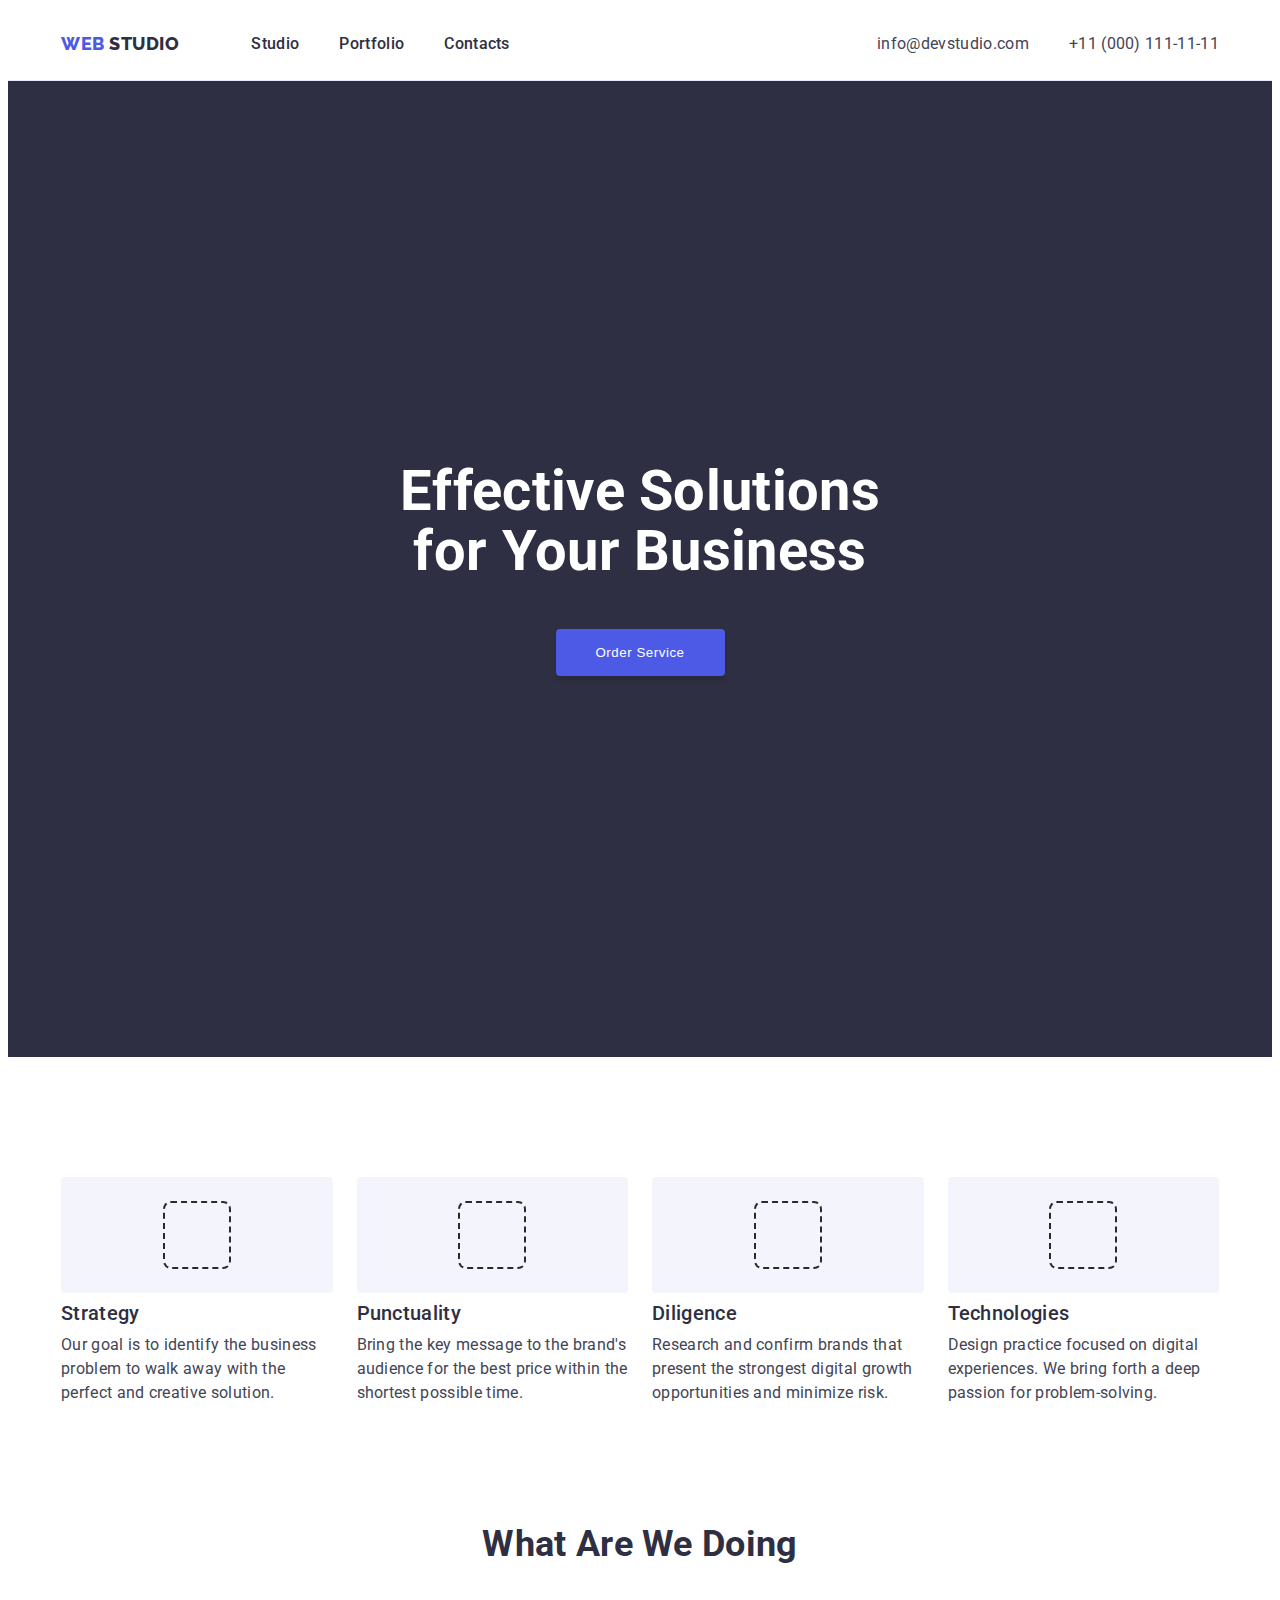
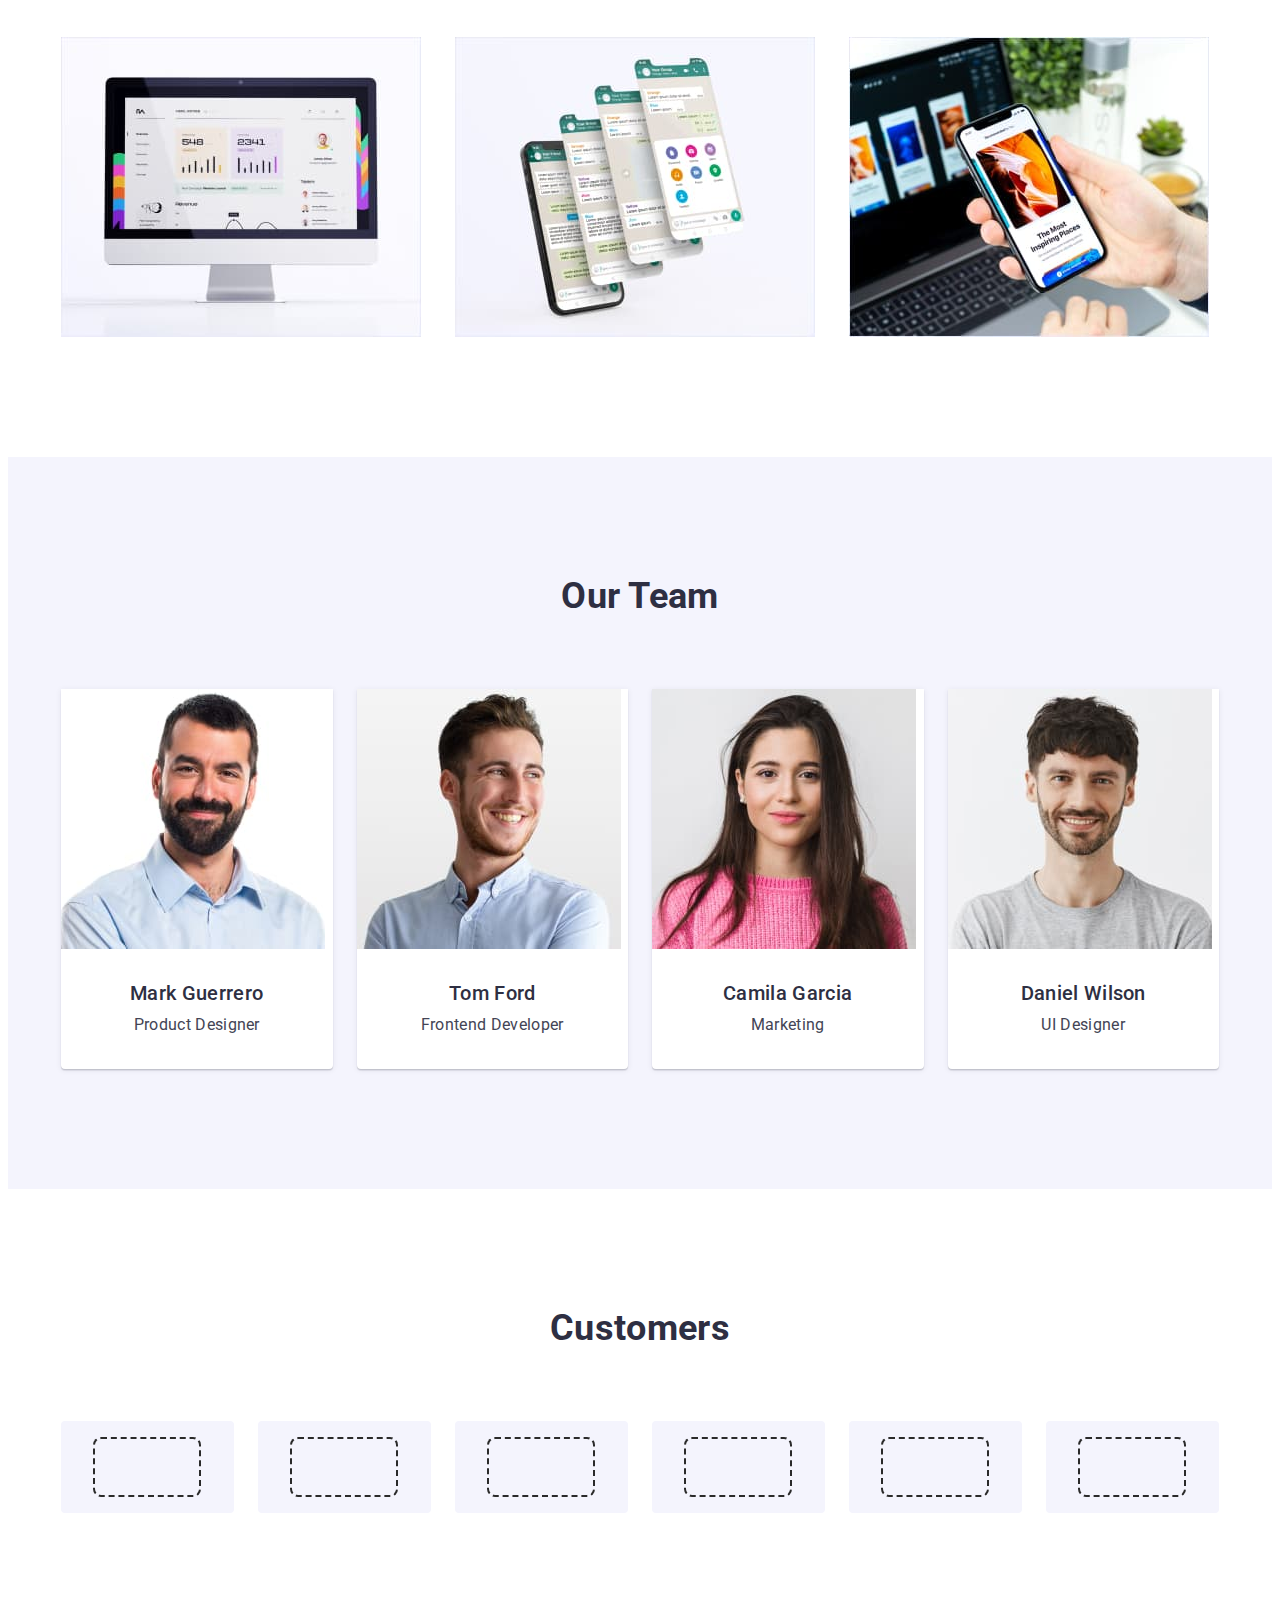
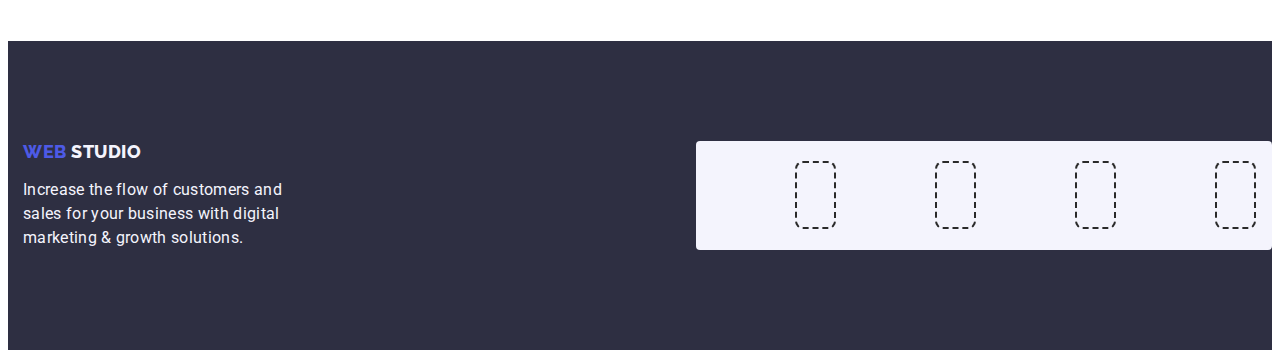
<file: index.html>
<!doctype html>
<html lang="en">

<head>
  <meta charset="UTF-8">
  <meta name="viewport" content="width=device-width, initial-scale=1.0">
  <title>Studio</title>
  <!-- Fonts -->
  <link rel="preconnect" href="https://fonts.googleapis.com">
  <link rel="preconnect" href="https://fonts.gstatic.com" crossorigin>
  <link href="https://fonts.googleapis.com/css2?family=Raleway:wght@800&family=Roboto:wght@400;500;700&display=swap"
    rel="stylesheet">
  <!-- Modern normalize -->
  <link rel="stylesheet" href="https://cdnjs.cloudflare.com/ajax/libs/modern-normalize/2.0.0/modern-normalize.min.css"
    integrity="sha512-4xo8blKMVCiXpTaLzQSLSw3KFOVPWhm/TRtuPVc4WG6kUgjH6J03IBuG7JZPkcWMxJ5huwaBpOpnwYElP/m6wg=="
    crossorigin="anonymous" referrerpolicy="no-referrer">
  <!-- Stylesheet -->
  <link rel="stylesheet" href="./css/styles.css">
</head>

<body class="wrapper">
  <!-- #region 
    ========================================
    START Header | SECTION 1 
    ========================================
  -->
  <header class="main-header">
    <!-- 
    --------------------------------------
      Main navigation 
    --------------------------------------
    -->
    <div class="header-content-box container">
      <nav class="header-navigation">
        <!-- ---------- Logo ---------- -->
        <a class="header-logo logo link" href="./index.html">Web
          <span class="logo-dark">Studio</span>
        </a>
        <!-- ---------- Menu ---------- -->
        <ul class="main-nav-list list">
          <li class="nav-list-item">
            <a class="nav-link link" href="./index.html">Studio </a>
          </li>
          <li class="nav-list-item">
            <a class="nav-link link" href="./portfolio.html">Portfolio</a>
          </li>
          <li class="nav-list-item">
            <a class="nav-link link" href="">Contacts</a>
          </li>
        </ul>
      </nav>
      <!-- 
    --------------------------------------
      Contacts
    --------------------------------------
    -->
      <address class="contats">
        <ul class="contacts-list list">
          <li>
            <a class="contact-link link" href="mailto:info@devstudio.com">info@devstudio.com
            </a>
          </li>
          <li>
            <a class="contact-link link" href="tel:+110001111111">+11 (000) 111-11-11</a>
          </li>
        </ul>
      </address>
    </div>
  </header>

  <!-- #endregion     
    ========================================
    END Header | SECTION 1 
    ======================================== 
  -->

  <!-- #region 
======================================== 
START Main content     
======================================== 
-->
  <main class="studio-main-content">
    <!-- #region
    --------------------------------------
      START Hero | SECTION 2
    --------------------------------------
    -->
    <section class="section-hero">
      <!-- <img class="hero-img"
      src="./images/01-studio/02-hero/bg-hero-people-office.jpg" alt="background photo people in office"> -->
      <div class="hero-box container">
        <h1 class="hero-title main-title">Effective Solutions for Your Business</h1>
        <button class="hero-btn btn" type="button">Order Service</button>
      </div>
    </section>
    <!-- #endregion 
    --------------------------------------
      END Hero | SECTION 2
    --------------------------------------
    -->

    <!-- #region 
    --------------------------------------
      START Benefit | SECTION 3 
    --------------------------------------
    -->
    <section class="section-benefit">
      <!-- ---------- Container for styling  ---------- -->
      <div class="benefit-box container">
        <!-- ---------- Title ---------- -->
        <h2 class="benefit-title visually-hidden">Advantages</h2>

        <ul class="benefit-list list">
          <!-- block 1 -->
          <li class="benefit-list-item">
            <div class="benefit-box-svg">
              <svg class="icon" width="64" height="64">
                <use href="#icon-antenna"></use>
              </svg>
            </div>
            <h3 class="benefit-subtitle subtitle">Strategy</h3>
            <p class="benefit-text text">
              Our goal is to identify the business problem to walk away with the
              perfect and creative solution.
            </p>
          </li>
          <!-- block 2 -->
          <li class="benefit-list-item">
            <div class="benefit-box-svg">
              <svg class="icon" width="64" height="64">
                <use href="#icon-clock"></use>
              </svg>
            </div>
            <h3 class="benefit-subtitle subtitle">Punctuality</h3>
            <p class="benefit-text text">
              Bring the key message to the brand's audience for the best price
              within the shortest possible time.
            </p>
          </li>
          <!-- block 3 -->
          <li class="benefit-list-item">
            <div class="benefit-box-svg">
              <svg class="icon" width="64" height="64">
                <use href="#icon-diagram"></use>
              </svg>
            </div>
            <h3 class="benefit-subtitle subtitle">Diligence</h3>
            <p class="benefit-text text">
              Research and confirm brands that present the strongest digital
              growth opportunities and minimize risk.
            </p>
          </li>
          <!-- block 4 -->
          <li class="benefit-list-item">
            <div class="benefit-box-svg">
              <svg class="icon" width="64" height="64">
                <use href="#icon-astronaut"></use>
              </svg>
            </div>
            <h3 class="benefit-subtitle subtitle">Technologies</h3>
            <p class="benefit-text text">
              Design practice focused on digital experiences. We bring forth a
              deep passion for problem-solving.
            </p>
          </li>
        </ul>
      </div>
    </section>
    <!-- #endregion 
    --------------------------------------
      END Advantages | SECTION 3 
    --------------------------------------
    -->

    <!-- #region 
    --------------------------------------
      START What are we doing | SECTION 4 
    --------------------------------------
    -->

    <section class="section-skills">
      <!-- ---------- Container for styling  ---------- -->
      <div class="skills-box container">
        <!-- ---------- Title ---------- -->
        <h2 class="skills-title title">What are we doing</h2>

        <ul class="skills-list list">
          <!-- block 1  -->
          <li class="skills-list-item">
            <img class="skills-img image" src="./images/01-studio/04-skills/01-desktop.jpg"
              alt="Desktop with web site visual" width="360" height="300">
          </li>
          <!-- block 2  -->
          <li class="skills-list-item">
            <img class="skills-img image" src="./images/01-studio/04-skills/02-phone.jpg"
              alt="Phone with web site visual" width="360" height="300">
          </li>
          <!-- block 3  -->
          <li class="skills-list-item">
            <img class="skills-img image" src="./images/01-studio/04-skills/03-adaptive.jpg"
              alt="A photo of a laptop in the background and a phone in a person's hands with web site visual"
              width="360" height="300">
          </li>
        </ul>
      </div>
    </section>

    <!-- #endregion
    --------------------------------------
      END What are we doing | SECTION 4 
    --------------------------------------
    -->

    <!-- #region 
    --------------------------------------
      START Our Team | SECTION 5 
    -------------------------------------- 
    -->
    <section class="section-team">
      <!-- ---------- Container for styling  ---------- -->
      <div class="team-box container">
        <!-- ---------- Title ---------- -->
        <h2 class="team-title title">Our Team</h2>

        <ul class="team-list list">
          <!-- block 1 -->
          <li class="team-list-item">
            <img class="team-img image" src="./images/01-studio/05-our-team/img-1.jpg" alt="Man's photo" width="264"
              height="260">

            <div class="text-content-box">
              <h3 class="team-subtitle subtitle">Mark Guerrero</h3>
              <p class="team-text text">Product Designer</p>
            </div>

          </li>
          <!-- block 2 -->
          <li class="team-list-item">
            <img class="team-img image" src="./images/01-studio/05-our-team/img-2.jpg" alt="Man's photo" width="264"
              height="260">

            <div class="text-content-box">
              <h3 class="team-subtitle subtitle">Tom Ford</h3>
              <p class="team-text text">Frontend Developer</p>
            </div>
          </li>
          <!-- block 3 -->
          <li class="team-list-item">
            <img class="team-img image" src="./images/01-studio/05-our-team/img-3.jpg" alt="Woman's photo" width="264"
              height="260">

            <div class="text-content-box">
              <h3 class="team-subtitle subtitle">Camila Garcia</h3>
              <p class="team-text text">Marketing</p>
            </div>
          </li>
          <!-- block 4 -->
          <li class="team-list-item">
            <img class="team-img image" src="./images/01-studio/05-our-team/img-4.jpg" alt="Man's photo" width="264"
              height="260">

            <div class="text-content-box">
              <h3 class="team-subtitle subtitle">Daniel Wilson</h3>
              <p class="team-text text">UI Designer</p>
            </div>
          </li>
        </ul>
      </div>
    </section>
    <!-- #endregion 
    --------------------------------------
      END Our Team | SECTION 5 
    -------------------------------------- 
    -->
    <!-- #region 
    --------------------------------------
      START Customers | SECTION 6 
    -------------------------------------- 
    -->
    <section class="section-customers">
      <!-- ---------- Container for styling  ---------- -->
      <div class="customers-box container">
        <!-- ---------- Title ---------- -->
        <h2 class="customers-title title">Customers</h2>

        <ul class="customers-list list">
          <!-- block 1 -->
          <li class="customers-list-item">
            <div class="customers-box-svg">
              <svg class="icon" width="104" height="56">
                <use href="#icon-antenna"></use>
              </svg>
            </div>
          </li>
          <!-- block 2 -->
          <li class="customers-list-item">
            <div class="customers-box-svg">
              <svg class="icon" width="104" height="56">
                <use href="#icon-antenna"></use>
              </svg>
            </div>
          </li>
          <!-- block 3 -->
          <li class="customers-list-item">
            <div class="customers-box-svg">
              <svg class="icon" width="104" height="56">
                <use href="#icon-antenna"></use>
              </svg>
            </div>
          </li>
          <!-- block 4 -->
          <li class="customers-list-item">
            <div class="customers-box-svg">
              <svg class="icon" width="104" height="56">
                <use href="#icon-antenna"></use>
              </svg>
            </div>
          </li>
          <!-- block 5 -->
          <li class="customers-list-item">
            <div class="customers-box-svg">
              <svg class="icon" width="104" height="56">
                <use href="#icon-antenna"></use>
              </svg>
            </div>
          </li>
          <!-- block 6 -->
          <li class="customers-list-item">
            <div class="customers-box-svg">
              <svg class="icon" width="104" height="56">
                <use href="#icon-antenna"></use>
              </svg>
            </div>
          </li>
        </ul>
      </div>
    </section>

    <!-- #endregion 
    --------------------------------------
      END Customers | SECTION 6 
    -------------------------------------- 
    -->
  </main>
  <!-- #endregion 
  ======================================== 
  END Main content     
  ========================================
  -->

  <!-- #region 
======================================== 
START Footer | SECTION 7
========================================
-->
  <footer class="main-footer">
    <!-- ---------- Container for styling  ---------- -->
    <div class="mf-text-content-box container">
      <!-- ---------- Logo ---------- -->
      <a class="main-footer-link link logo" href="./index.html">Web
        <span class="logo-light">Studio</span></a>
      <!-- ---------- Footer text content ---------- -->
      <p class="main-footer-text">
        Increase the flow of customers and sales for your business with digital
        marketing & growth solutions.
      </p>
    </div>
    <!-- ---------- Footer social media box ---------- -->
    <div class="social-media-box-svg">
      <!-- ---------- Footer social networks list ---------- -->
      <ul class="social-media-list list">
        <!-- ---------- Instagram ---------- -->
        <li class="social-media-list-item"></li>
        <svg class="icon" width="64" height="64">
          <use href="#icon-instagram"></use>
        </svg>
        </li>
        <!-- ---------- Twitter ---------- -->
        <li class="social-media-list-item"></li>
        <svg class="icon" width="64" height="64">
          <use href="#icon-twitter"></use>
        </svg>
        </li>
        <!-- ---------- Facebook ---------- -->
        <li class="social-media-list-item"></li>
        <svg class="icon" width="64" height="64">
          <use href="#icon-facebook"></use>
        </svg>
        </li>
        <!-- ---------- Linkedin ---------- -->
        <li class="social-media-list-item"></li>
        <svg class="icon" width="64" height="64">
          <use href="#icon-linkedin"></use>
        </svg>
        </li>

        </ul>
    </div>
  </footer>
  <!-- #endregion 
======================================== 
END Footer | SECTION 7
========================================
-->
</body>

</html>
</file>
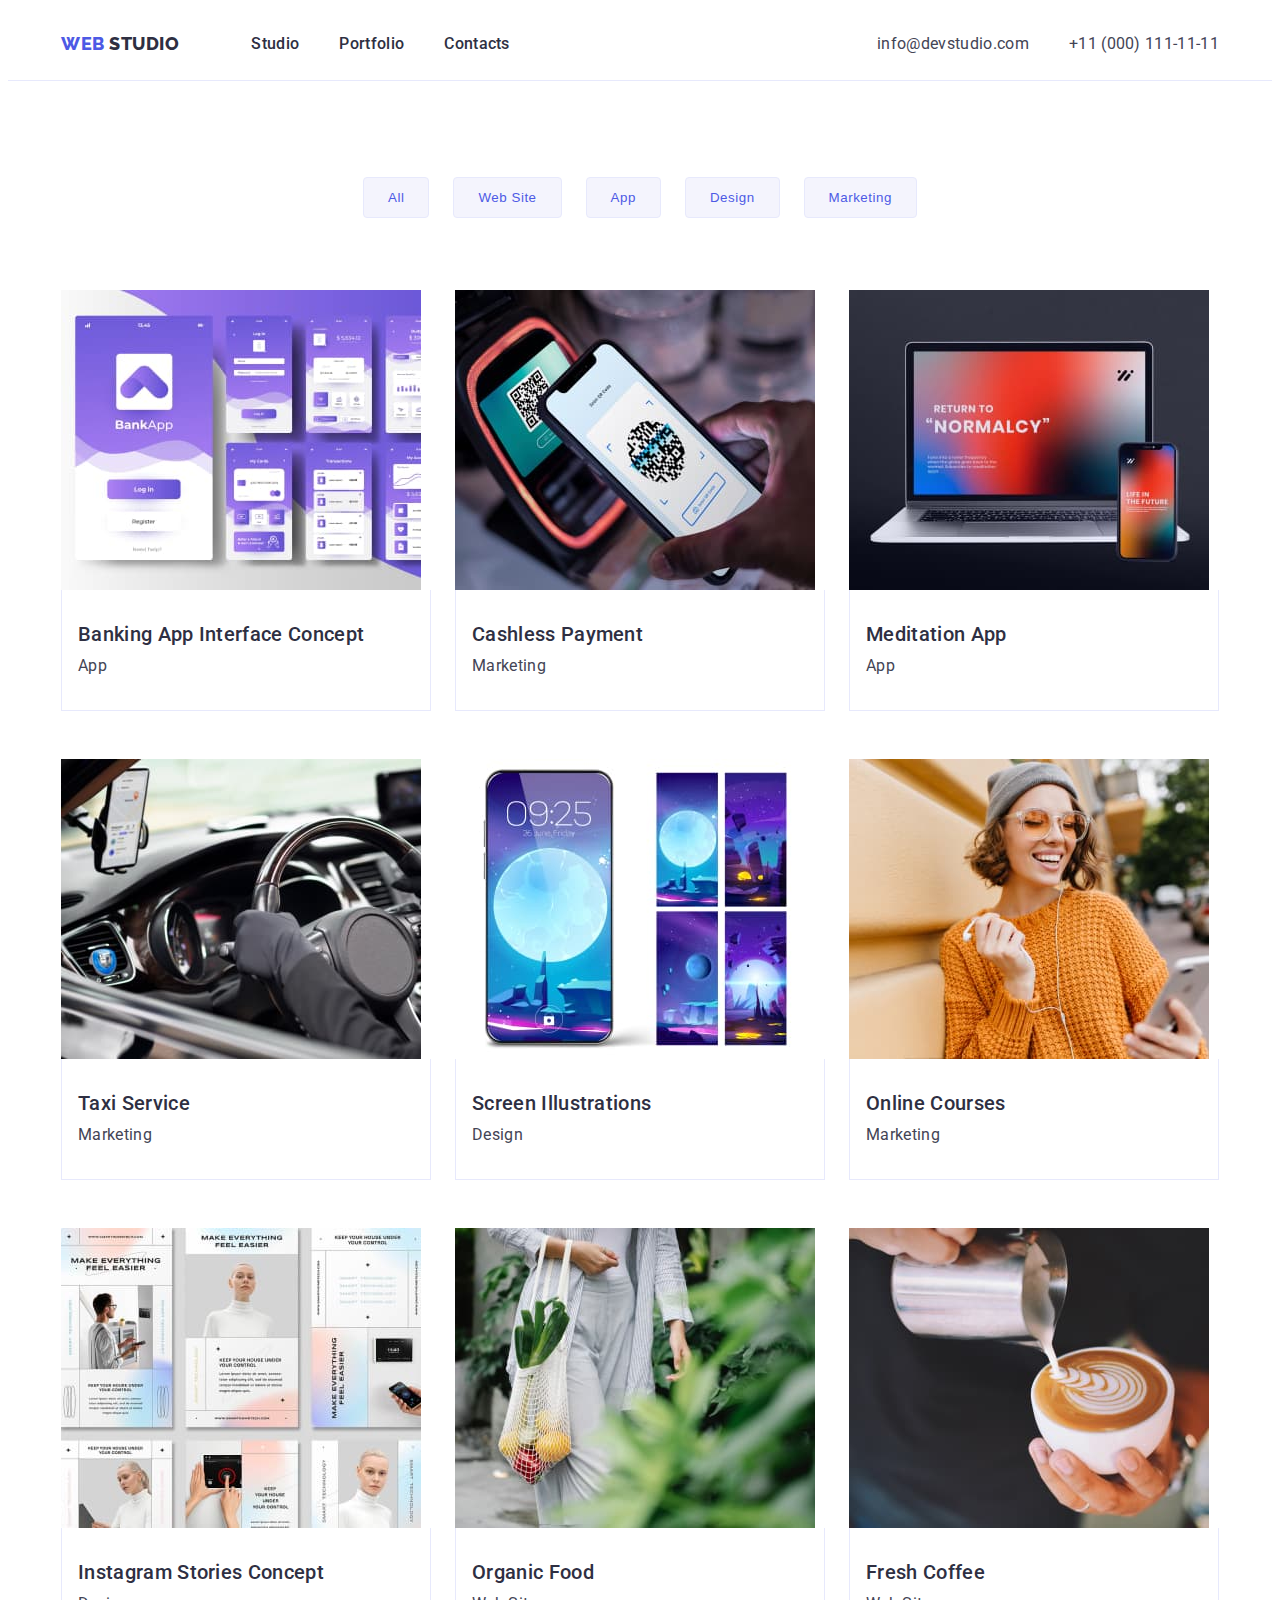
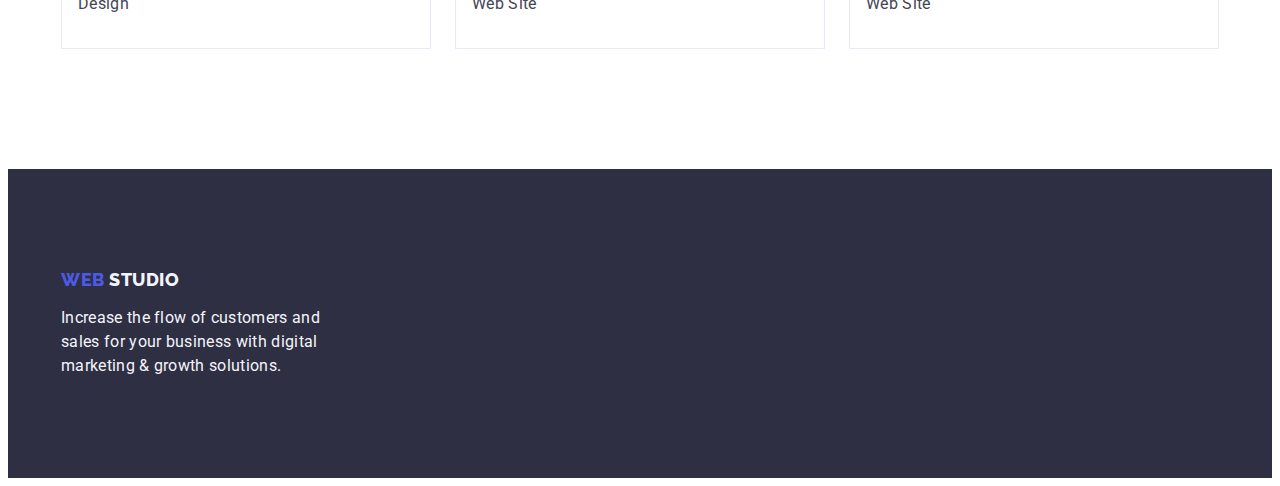
<file: portfolio.html>
<!doctype html>
<html lang="en">

<head>
  <meta charset="UTF-8">
  <meta name="viewport" content="width=device-width, initial-scale=1.0">
  <title>Portfolio</title>
  <!-- Fonts -->
  <link rel="preconnect" href="https://fonts.googleapis.com">
  <link rel="preconnect" href="https://fonts.gstatic.com" crossorigin>
  <link href="https://fonts.googleapis.com/css2?family=Raleway:wght@800&family=Roboto:wght@400;500;700&display=swap"
    rel="stylesheet">
  <!-- Modern normalize -->
  <link rel="stylesheet" href="https://cdnjs.cloudflare.com/ajax/libs/modern-normalize/2.0.0/modern-normalize.min.css"
    integrity="sha512-4xo8blKMVCiXpTaLzQSLSw3KFOVPWhm/TRtuPVc4WG6kUgjH6J03IBuG7JZPkcWMxJ5huwaBpOpnwYElP/m6wg=="
    crossorigin="anonymous" referrerpolicy="no-referrer">
  <!-- Stylesheet -->
  <link rel="stylesheet" href="./css/styles.css">
</head>

<body class="wrapper">
  <!-- #region 
    ========================================
    START Header | SECTION 1 
    ========================================
  -->
  <header class="main-header">
    <!-- 
    --------------------------------------
      Main navigation 
    --------------------------------------
    -->
    <div class="header-content-box container">
      <nav class="header-navigation">
        <!-- ---------- Logo ---------- -->
        <a class="header-logo logo link" href="./index.html">Web
          <span class="logo-dark">Studio</span>
        </a>
        <!-- ---------- Menu ---------- -->
        <ul class="main-nav-list list">
          <li class="nav-list-item">
            <a class="nav-link link" href="./index.html">Studio </a>
          </li>
          <li class="nav-list-item">
            <a class="nav-link link" href="./portfolio.html">Portfolio</a>
          </li>
          <li class="nav-list-item">
            <a class="nav-link link" href="">Contacts</a>
          </li>
        </ul>
      </nav>
      <!-- 
    --------------------------------------
      Contacts
    --------------------------------------
    -->
      <address class="contats">
        <ul class="contacts-list list">
          <li>
            <a class="contact-link link" href="mailto:info@devstudio.com">info@devstudio.com
            </a>
          </li>
          <li>
            <a class="contact-link link" href="tel:+110001111111">+11 (000) 111-11-11</a>
          </li>
        </ul>
      </address>
    </div>
  </header>

  <!-- #endregion     
    ========================================
    END Header | SECTION 1 
    ======================================== 
  -->

  <!-- #region 
======================================== 
START Main content     
======================================== 
-->
  <main class="portfolio-main-content">

    <!-- #region
    --------------------------------------
      START Portfolio | SECTION 2
    --------------------------------------
    -->
    <section class="portfolio-section">
      <!-- ---------- Container for styling  ---------- -->
      <div class="portfolio-box container">
        <!-- ---------- Title ---------- -->
        <h1 class="portfolio-title main-title visually-hidden">Portfolio</h1>

        <!-- ========== Filter | navigation  ========== -->

        <ul class="portfolio-filter-list list">
          <!-- Button 1  -->
          <li class="filter-list-item">
            <button class="filter-btn btn" type="button">All</button>
          </li>
          <!-- Button 2  -->
          <li class="filter-list-item">
            <button class="filter-btn btn" type="button">Web Site</button>
          </li>
          <!-- Button 3  -->
          <li class="filter-list-item">
            <button class="filter-btn btn" type="button">App</button>
          </li>
          <!-- Button 4  -->
          <li class="filter-list-item">
            <button class="filter-btn btn" type="button">Design</button>
          </li>
          <!-- Button 5  -->
          <li class="filter-list-item">
            <button class="filter-btn btn" type="button">Marketing</button>
          </li>
        </ul>

        <!-- ========== Card ========== -->
        <ul class="portfolio-card-list list">
          <!-- ---------- Card 1  ---------- -->
          <li class="card-list-item">
            <a class="portfolio-card-link link" href="#" target="_blank" rel="noopener noreferrer">
              <img class="portfolio-card-img image" src="./images/02-portfolio/img-1.jpg"
                alt="Banking App Interface Concept" width="360" height="300">

              <div class="portfolio-text-container">
                <h2 class="portfolio-subtitle subtitle">Banking App Interface Concept</h2>
                <p class="portfolio-text text">App</p>
              </div>
            </a>
          </li>

          <!-- ---------- Card 2  ---------- -->
          <li class="card-list-item">
            <a class="portfolio-card-link link" href="#" target="_blank" rel="noopener noreferrer">
              <img class="portfolio-card-img image" src="./images/02-portfolio/img-2.jpg" alt="Cashless Payment"
                width="360" height="300">

              <div class="portfolio-text-container">
                <h2 class="portfolio-subtitle subtitle">Cashless Payment</h2>
                <p class="portfolio-text text">Marketing</p>
              </div>
            </a>
          </li>
          <!-- ---------- Card 3  ---------- -->
          <li class="card-list-item">
            <a class="portfolio-card-link link" href="#" target="_blank" rel="noopener noreferrer">
              <img class="portfolio-card-img image" src="./images/02-portfolio/img-3.jpg" alt="Meditation App"
                width="360" height="300">

              <div class="portfolio-text-container">
                <h2 class="portfolio-subtitle subtitle">Meditation App</h2>
                <p class="portfolio-text text">App</p>
              </div>
            </a>
          </li>
          <!-- ---------- Card 4  ---------- -->
          <li class="card-list-item">
            <a class="portfolio-card-link link" href="#" target="_blank" rel="noopener noreferrer">
              <img class="portfolio-card-img image" src="./images/02-portfolio/img-4.jpg" alt="Taxi Service" width="360"
                height="300">

              <div class="portfolio-text-container">
                <h2 class="portfolio-subtitle subtitle">Taxi Service</h2>
                <p class="portfolio-text text">Marketing</p>
              </div>
            </a>
          </li>
          <!-- ---------- Card 5  ---------- -->
          <li class="card-list-item">
            <a class="portfolio-card-link link" href="#" target="_blank" rel="noopener noreferrer">
              <img class="portfolio-card-img image" src="./images/02-portfolio/img-5.jpg" alt="Screen Illustrations"
                width="360" height="300">

              <div class="portfolio-text-container">
                <h2 class="portfolio-subtitle subtitle">Screen Illustrations</h2>
                <p class="portfolio-text text">Design</p>
              </div>
            </a>
          </li>
          <!-- ---------- Card 6  ---------- -->
          <li class="card-list-item">
            <a class="portfolio-card-link link" href="#" target="_blank" rel="noopener noreferrer">
              <img class="portfolio-card-img image" src="./images/02-portfolio/img-6.jpg" alt="Online Courses"
                width="360" height="300">

              <div class="portfolio-text-container">
                <h2 class="portfolio-subtitle subtitle">Online Courses</h2>
                <p class="portfolio-text text">Marketing</p>
              </div>
            </a>
          </li>
          <!-- ---------- Card 7  ---------- -->
          <li class="card-list-item">
            <a class="portfolio-card-link link" href="#" target="_blank" rel="noopener noreferrer">
              <img class="portfolio-card-img image" src="./images/02-portfolio/img-7.jpg"
                alt="Instagram Stories Concept" width="360" height="300">

              <div class="portfolio-text-container">
                <h2 class="portfolio-subtitle subtitle">Instagram Stories Concept</h2>
                <p class="portfolio-text text">Design</p>
              </div>
            </a>
          </li>
          <!-- ---------- Card 8  ---------- -->
          <li class="card-list-item">
            <a class="portfolio-card-link link" href="#" target="_blank" rel="noopener noreferrer">
              <img class="portfolio-card-img image" src="./images/02-portfolio/img-8.jpg" alt="Organic Food" width="360"
                height="300">

              <div class="portfolio-text-container">
                <h2 class="portfolio-subtitle subtitle">Organic Food</h2>
                <p class="portfolio-text text">Web Site</p>
              </div>
            </a>
          </li>
          <!-- ---------- Card 9  ---------- -->
          <li class="card-list-item">
            <a class="portfolio-card-link link" href="#" target="_blank" rel="noopener noreferrer">
              <img class="portfolio-card-img image" src="./images/02-portfolio/img-9.jpg" alt="Fresh Coffee" width="360"
                height="300">

              <div class="portfolio-text-container">
                <h2 class="portfolio-subtitle subtitle">Fresh Coffee</h2>
                <p class="portfolio-text text">Web Site</p>
              </div>
            </a>
          </li>

        </ul>
      </div>
    </section>
    <!-- #region
    --------------------------------------
    END Portfolio | SECTION 2 
    --------------------------------------
    -->
  </main>
  <!-- #endregion 
  ======================================== 
  END Main content     
  ========================================
  -->

  <!-- #region 
======================================== 
START Footer | SECTION 3  
========================================
-->
  <footer class="main-footer">
    <!-- ---------- Container for styling  ---------- -->
    <div class="mf-text-content-box container">
      <!-- ---------- Logo ---------- -->
      <a class="main-footer-link link logo" href="./index.html">Web
        <span class="logo-light">Studio</span></a>
      <!-- ---------- Footer text content ---------- -->
      <p class="main-footer-text">
        Increase the flow of customers and sales for your business with digital
        marketing & growth solutions.
      </p>
    </div>
  </footer>
  <!-- #endregion 
======================================== 
END Footer | SECTION 3   
========================================
-->
</body>

</html>
</file>
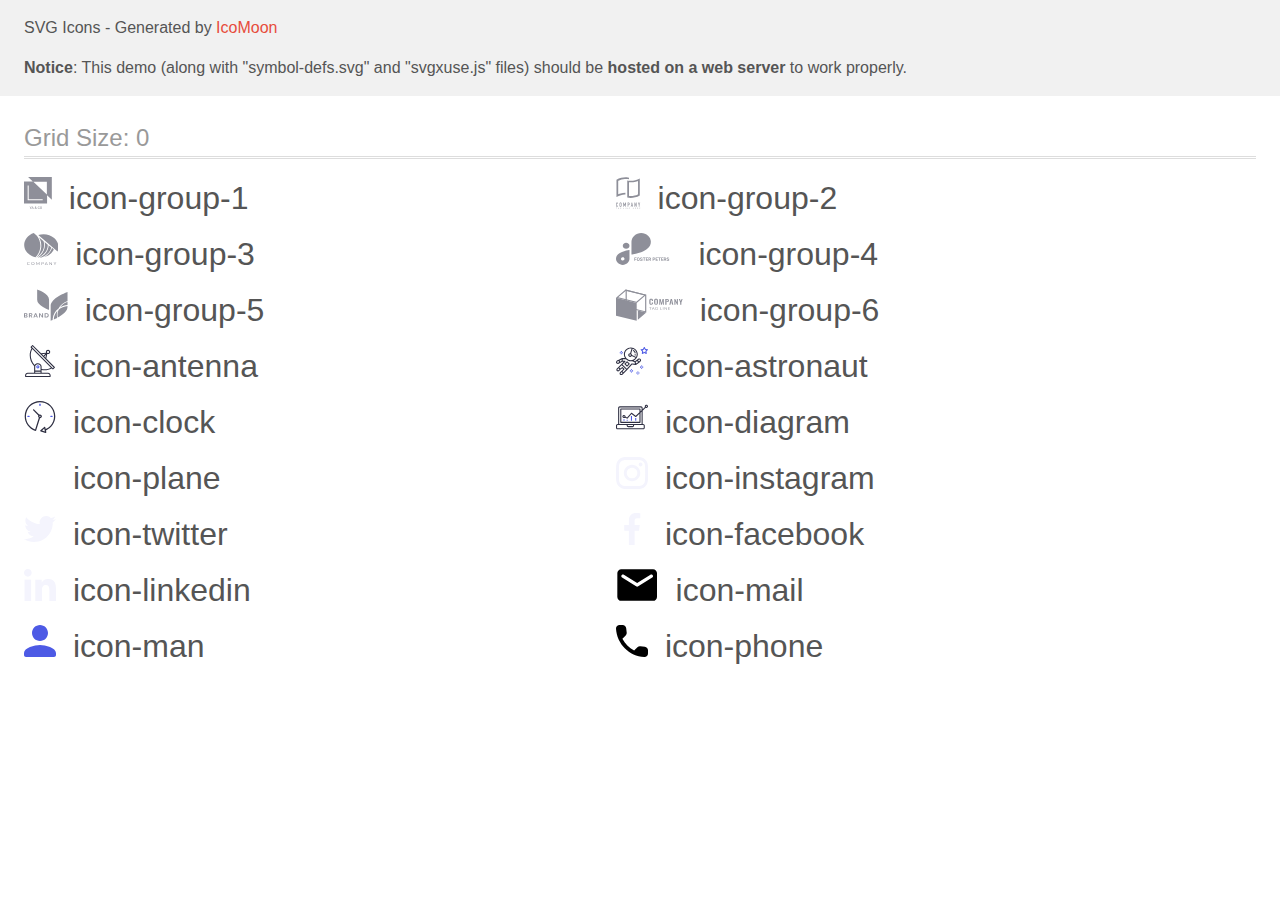
<file: images/sprite/demo-external-svg.html>
<!doctype html>
<html>
<head>
    <title>IcoMoon - SVG Icons</title>
    <meta charset="utf-8">
    <meta name="viewport" content="width=device-width, initial-scale=1">
    <link rel="stylesheet" href="demo-files/demo.css">
    <link rel="stylesheet" href="style.css">
</head>
<body>
<header class="bgc1 clearfix">
<div class="mhl">
    <p>SVG Icons - Generated by <a href="https://icomoon.io/app">IcoMoon</a></p><p><strong>Notice</strong>: This demo (along with "symbol-defs.svg" and "svgxuse.js" files) should be <b>hosted on a web server</b> to work properly.</p>
</div>
</header>
    <div class="clearfix mhl ptl">
        <h1 class="mvm mtn fgc1">Grid Size: 0</h1>
        <div class="glyph fs1">
            <div class="clearfix pbs">
                <svg class="icon icon-group-1"><use xlink:href="symbol-defs.svg#icon-group-1"></use></svg><span class="name"> icon-group-1</span>
            </div>
        </div>
        <div class="glyph fs1">
            <div class="clearfix pbs">
                <svg class="icon icon-group-2"><use xlink:href="symbol-defs.svg#icon-group-2"></use></svg><span class="name"> icon-group-2</span>
            </div>
        </div>
        <div class="glyph fs1">
            <div class="clearfix pbs">
                <svg class="icon icon-group-3"><use xlink:href="symbol-defs.svg#icon-group-3"></use></svg><span class="name"> icon-group-3</span>
            </div>
        </div>
        <div class="glyph fs1">
            <div class="clearfix pbs">
                <svg class="icon icon-group-4"><use xlink:href="symbol-defs.svg#icon-group-4"></use></svg><span class="name"> icon-group-4</span>
            </div>
        </div>
        <div class="glyph fs1">
            <div class="clearfix pbs">
                <svg class="icon icon-group-5"><use xlink:href="symbol-defs.svg#icon-group-5"></use></svg><span class="name"> icon-group-5</span>
            </div>
        </div>
        <div class="glyph fs1">
            <div class="clearfix pbs">
                <svg class="icon icon-group-6"><use xlink:href="symbol-defs.svg#icon-group-6"></use></svg><span class="name"> icon-group-6</span>
            </div>
        </div>
        <div class="glyph fs1">
            <div class="clearfix pbs">
                <svg class="icon icon-antenna"><use xlink:href="symbol-defs.svg#icon-antenna"></use></svg><span class="name"> icon-antenna</span>
            </div>
        </div>
        <div class="glyph fs1">
            <div class="clearfix pbs">
                <svg class="icon icon-astronaut"><use xlink:href="symbol-defs.svg#icon-astronaut"></use></svg><span class="name"> icon-astronaut</span>
            </div>
        </div>
        <div class="glyph fs1">
            <div class="clearfix pbs">
                <svg class="icon icon-clock"><use xlink:href="symbol-defs.svg#icon-clock"></use></svg><span class="name"> icon-clock</span>
            </div>
        </div>
        <div class="glyph fs1">
            <div class="clearfix pbs">
                <svg class="icon icon-diagram"><use xlink:href="symbol-defs.svg#icon-diagram"></use></svg><span class="name"> icon-diagram</span>
            </div>
        </div>
        <div class="glyph fs1">
            <div class="clearfix pbs">
                <svg class="icon icon-plane"><use xlink:href="symbol-defs.svg#icon-plane"></use></svg><span class="name"> icon-plane</span>
            </div>
        </div>
        <div class="glyph fs1">
            <div class="clearfix pbs">
                <svg class="icon icon-instagram"><use xlink:href="symbol-defs.svg#icon-instagram"></use></svg><span class="name"> icon-instagram</span>
            </div>
        </div>
        <div class="glyph fs1">
            <div class="clearfix pbs">
                <svg class="icon icon-twitter"><use xlink:href="symbol-defs.svg#icon-twitter"></use></svg><span class="name"> icon-twitter</span>
            </div>
        </div>
        <div class="glyph fs1">
            <div class="clearfix pbs">
                <svg class="icon icon-facebook"><use xlink:href="symbol-defs.svg#icon-facebook"></use></svg><span class="name"> icon-facebook</span>
            </div>
        </div>
        <div class="glyph fs1">
            <div class="clearfix pbs">
                <svg class="icon icon-linkedin"><use xlink:href="symbol-defs.svg#icon-linkedin"></use></svg><span class="name"> icon-linkedin</span>
            </div>
        </div>
        <div class="glyph fs1">
            <div class="clearfix pbs">
                <svg class="icon icon-mail"><use xlink:href="symbol-defs.svg#icon-mail"></use></svg><span class="name"> icon-mail</span>
            </div>
        </div>
        <div class="glyph fs1">
            <div class="clearfix pbs">
                <svg class="icon icon-man"><use xlink:href="symbol-defs.svg#icon-man"></use></svg><span class="name"> icon-man</span>
            </div>
        </div>
        <div class="glyph fs1">
            <div class="clearfix pbs">
                <svg class="icon icon-phone"><use xlink:href="symbol-defs.svg#icon-phone"></use></svg><span class="name"> icon-phone</span>
            </div>
        </div>
  </div>
<script defer src="svgxuse.js"></script>
</body>
</html>
</file>
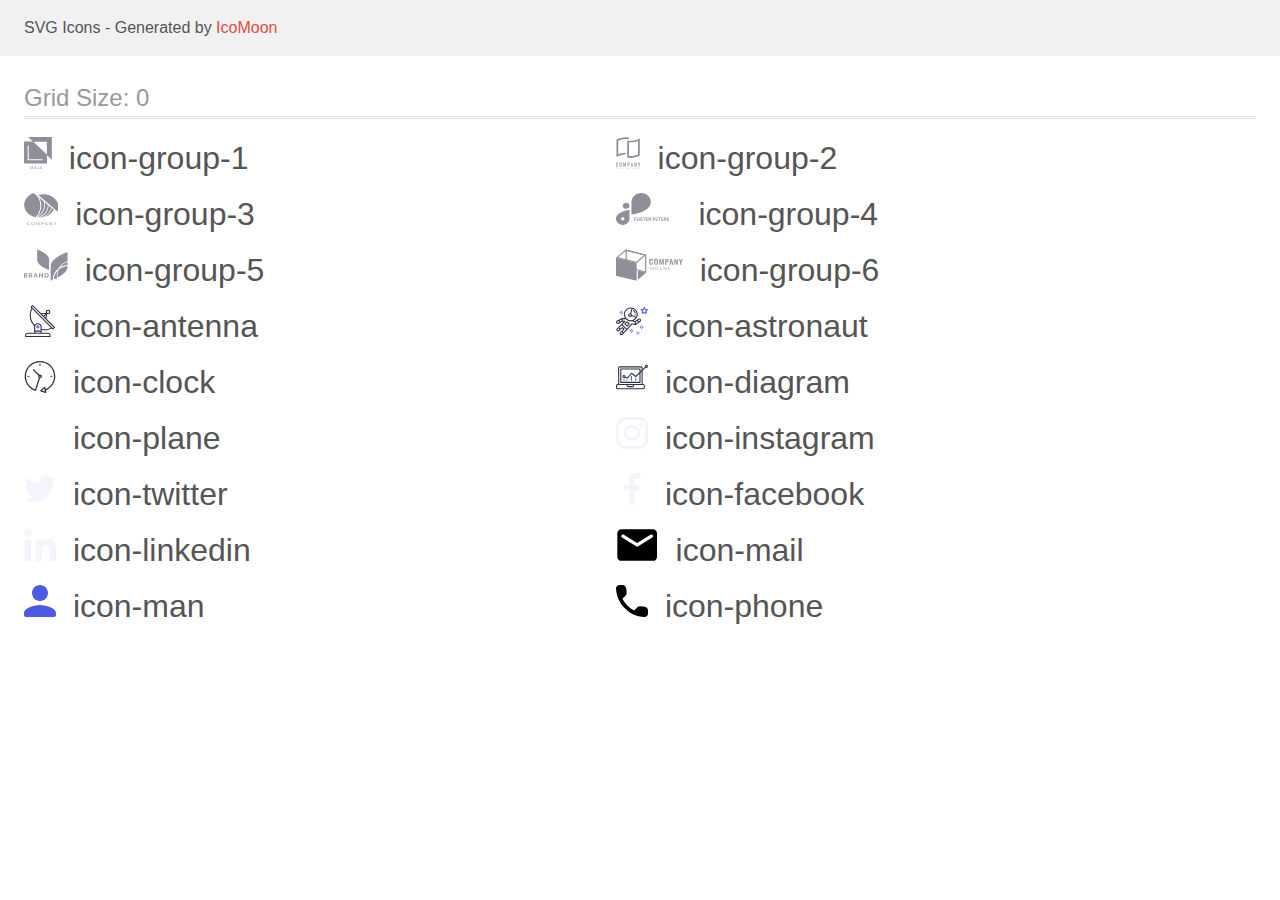
<file: images/sprite/demo.html>
<!doctype html>
<html>
<head>
    <title>IcoMoon - SVG Icons</title>
    <meta charset="utf-8">
    <meta name="viewport" content="width=device-width, initial-scale=1">
    <link rel="stylesheet" href="demo-files/demo.css">
    <link rel="stylesheet" href="style.css">
</head>
<body>
<svg aria-hidden="true" style="position: absolute; width: 0; height: 0; overflow: hidden;" version="1.1" xmlns="http://www.w3.org/2000/svg" xmlns:xlink="http://www.w3.org/1999/xlink">
<defs>
<symbol id="icon-group-1" viewBox="0 0 28 32">
<path fill="#8e8f99" style="fill: var(--color1, #8e8f99)" d="M4.085 0l4.771 4.546-8.856-0.005v22.054h23.149v-8.432l4.766 4.541v-22.703h-23.83zM22.939 17.629l-13.528-12.889h13.528v12.889zM18.739 23.369h-15.076v-14.833h1.066v13.828h14.010v1.004zM6.67 30.68l-0.562-1.155h-0.464l0.814 1.529v0.891h0.421v-0.891l0.814-1.529h-0.462l-0.562 1.155zM8.741 29.525h0.1l0.914 2.42h-0.439l-0.196-0.567h-0.937l-0.195 0.567h-0.437l0.911-2.42h0.279zM8.297 31.047h0.709l-0.355-1.027-0.354 1.027zM11.222 30.646c-0.018-0.023-0.036-0.046-0.053-0.068-0.062-0.082-0.11-0.161-0.145-0.238-0.034-0.078-0.052-0.157-0.052-0.239 0-0.126 0.026-0.235 0.078-0.326s0.126-0.161 0.221-0.209c0.095-0.050 0.207-0.075 0.334-0.075 0.123 0 0.229 0.025 0.317 0.075 0.090 0.049 0.158 0.114 0.206 0.194 0.049 0.081 0.073 0.17 0.073 0.266 0 0.076-0.014 0.146-0.042 0.209s-0.066 0.121-0.115 0.173c-0.049 0.052-0.105 0.101-0.17 0.148l-0.168 0.122 0.479 0.566c0.016-0.031 0.030-0.064 0.043-0.098 0.041-0.106 0.062-0.224 0.062-0.354h0.346c0 0.117-0.012 0.229-0.035 0.334-0.022 0.105-0.058 0.203-0.108 0.293-0.020 0.037-0.043 0.073-0.069 0.107l0.355 0.418h-0.464l-0.141-0.165c-0.076 0.058-0.159 0.103-0.248 0.136-0.117 0.042-0.243 0.063-0.376 0.063-0.161 0-0.3-0.029-0.417-0.088s-0.208-0.14-0.273-0.243c-0.063-0.103-0.095-0.221-0.095-0.354 0-0.099 0.021-0.185 0.061-0.259 0.041-0.075 0.097-0.145 0.168-0.209 0.066-0.059 0.14-0.119 0.224-0.178zM11.42 30.889l-0.050 0.036c-0.059 0.048-0.103 0.094-0.131 0.138-0.028 0.043-0.046 0.083-0.055 0.12s-0.013 0.069-0.013 0.096c0 0.071 0.015 0.135 0.045 0.193 0.031 0.058 0.076 0.104 0.135 0.138 0.060 0.033 0.132 0.050 0.218 0.050 0.092 0 0.181-0.020 0.268-0.061 0.043-0.021 0.084-0.047 0.123-0.076l-0.539-0.633zM11.516 30.447l0.148-0.1c0.070-0.047 0.12-0.092 0.15-0.136 0.030-0.045 0.045-0.102 0.045-0.17 0-0.058-0.022-0.111-0.067-0.16s-0.107-0.073-0.188-0.073c-0.056 0-0.104 0.013-0.143 0.040-0.039 0.025-0.068 0.060-0.088 0.103-0.019 0.042-0.028 0.089-0.028 0.141 0 0.050 0.013 0.101 0.038 0.155 0.026 0.052 0.060 0.107 0.105 0.165 0.009 0.012 0.018 0.023 0.028 0.035zM15.75 31.157h-0.416c-0.012 0.105-0.038 0.194-0.076 0.268-0.038 0.072-0.094 0.127-0.168 0.165-0.073 0.038-0.169 0.056-0.288 0.056-0.098 0-0.181-0.019-0.251-0.058s-0.127-0.094-0.173-0.165c-0.044-0.071-0.078-0.156-0.1-0.254-0.021-0.1-0.032-0.211-0.032-0.332v-0.204c0-0.129 0.012-0.243 0.035-0.342 0.024-0.101 0.060-0.186 0.108-0.254s0.107-0.121 0.178-0.156c0.071-0.035 0.154-0.053 0.249-0.053 0.116 0 0.211 0.020 0.283 0.060 0.072 0.039 0.126 0.095 0.163 0.17 0.038 0.074 0.062 0.163 0.073 0.268h0.416c-0.017-0.162-0.062-0.305-0.136-0.43-0.073-0.125-0.176-0.223-0.309-0.294s-0.296-0.106-0.489-0.106c-0.152 0-0.289 0.027-0.411 0.080-0.121 0.053-0.224 0.13-0.311 0.231-0.086 0.1-0.153 0.22-0.2 0.361-0.045 0.141-0.068 0.298-0.068 0.472v0.201c0 0.174 0.022 0.331 0.067 0.472 0.045 0.141 0.111 0.261 0.196 0.361 0.085 0.099 0.188 0.175 0.307 0.229 0.12 0.053 0.254 0.080 0.404 0.080 0.195 0 0.361-0.035 0.497-0.106s0.242-0.168 0.317-0.291c0.075-0.124 0.12-0.265 0.133-0.424zM18.059 30.801v-0.133c0-0.183-0.024-0.346-0.073-0.49-0.048-0.145-0.116-0.269-0.204-0.371-0.089-0.103-0.194-0.181-0.317-0.234-0.123-0.054-0.259-0.081-0.409-0.081-0.148 0-0.284 0.027-0.407 0.081-0.122 0.053-0.228 0.131-0.317 0.234-0.089 0.102-0.157 0.226-0.206 0.371-0.049 0.144-0.073 0.308-0.073 0.49v0.133c0 0.183 0.024 0.347 0.073 0.492 0.050 0.145 0.12 0.269 0.209 0.371s0.196 0.18 0.317 0.234c0.123 0.053 0.259 0.080 0.407 0.080 0.15 0 0.286-0.027 0.409-0.080 0.123-0.054 0.228-0.132 0.316-0.234 0.089-0.102 0.157-0.226 0.204-0.371s0.072-0.309 0.072-0.492zM17.642 30.665v0.136c0 0.135-0.013 0.255-0.040 0.359-0.025 0.104-0.063 0.192-0.113 0.264-0.050 0.071-0.111 0.125-0.183 0.161-0.072 0.035-0.155 0.053-0.248 0.053-0.092 0-0.174-0.018-0.246-0.053-0.072-0.037-0.134-0.090-0.186-0.161-0.051-0.072-0.090-0.16-0.116-0.264s-0.040-0.224-0.040-0.359v-0.136c0-0.135 0.013-0.254 0.040-0.357 0.027-0.104 0.065-0.191 0.115-0.261 0.051-0.071 0.112-0.124 0.184-0.16 0.072-0.037 0.154-0.055 0.246-0.055s0.175 0.018 0.248 0.055c0.073 0.035 0.135 0.089 0.184 0.16 0.051 0.070 0.089 0.157 0.115 0.261 0.027 0.103 0.040 0.222 0.040 0.357z"></path>
</symbol>
<symbol id="icon-group-2" viewBox="0 0 25 32">
<path fill="#8e8f99" style="fill: var(--color1, #8e8f99)" d="M10.531 1.806h-0.084c-0.129-0.008-0.258-0.011-0.388-0.014v0h-0.28c-0.244 0-0.494 0.006-0.741 0.019-0.019-0.001-0.037-0.001-0.056 0-2.243 0.127-4.44 0.688-6.471 1.651l-0.266 0.128v13.625l0.623-0.211c0.546-0.188 1.129-0.357 1.731-0.513 1.629-0.418 3.301-0.64 4.982-0.662v1.79c-0.223 0.002-0.439 0.008-0.655 0.019h-0.051c-1.294 0.071-2.577 0.268-3.833 0.588-1.59 0.398-3.124 0.996-4.566 1.779v-17.475c1.497-0.873 3.11-1.529 4.79-1.948 1.475-0.381 2.992-0.576 4.515-0.582h0.263c0.314 0.008 0.621 0.022 0.909 0.044 0.759 0.053 1.511 0.173 2.249 0.358v1.762c-0.717-0.167-1.445-0.277-2.179-0.329-0.015-0.001-0.030-0.003-0.045-0.004-0.152-0.013-0.304-0.026-0.446-0.026zM13.633 3.607c0.391 0.030 0.796 0.044 1.205 0.044 1.601-0.006 3.195-0.21 4.747-0.609 1.589-0.4 3.123-0.998 4.564-1.781v17.163c-1.498 0.873-3.111 1.529-4.792 1.948-1.475 0.379-2.992 0.574-4.515 0.581-1.154 0.009-2.304-0.126-3.425-0.404v-17.275c0.265 0.061 0.537 0.117 0.814 0.164 0.455 0.077 0.934 0.133 1.401 0.167zM22.367 3.74l-0.623 0.21c-0.573 0.192-1.15 0.365-1.731 0.518-1.691 0.434-3.428 0.657-5.173 0.663-0.406 0-0.78-0.011-1.141-0.034l-0.497-0.033v14.017l0.427 0.038c0.395 0.034 0.803 0.052 1.214 0.052 1.374-0.006 2.743-0.183 4.074-0.527 1.096-0.275 2.162-0.658 3.184-1.144l0.266-0.128v-13.63z"></path>
<path fill="#8e8f99" style="fill: var(--color1, #8e8f99)" d="M1.684 25.977c-0.090-0.093-0.197-0.166-0.317-0.214s-0.247-0.071-0.376-0.066c-0.137-0.002-0.273 0.024-0.4 0.075-0.117 0.046-0.222 0.116-0.311 0.205s-0.156 0.196-0.201 0.313c-0.049 0.123-0.073 0.254-0.072 0.387v2.335c-0.006 0.165 0.026 0.328 0.092 0.479 0.055 0.12 0.135 0.226 0.233 0.313 0.093 0.079 0.203 0.135 0.321 0.166 0.114 0.032 0.231 0.048 0.349 0.049 0.13 0.001 0.259-0.027 0.377-0.081 0.117-0.051 0.222-0.124 0.311-0.216 0.087-0.091 0.156-0.197 0.204-0.313 0.050-0.118 0.075-0.244 0.075-0.372v-0.261h-0.61v0.208c0.002 0.071-0.010 0.142-0.036 0.208-0.020 0.050-0.050 0.095-0.089 0.131-0.038 0.031-0.081 0.053-0.128 0.067-0.041 0.014-0.084 0.021-0.128 0.022-0.054 0.006-0.11-0.002-0.16-0.024s-0.094-0.057-0.126-0.101c-0.058-0.094-0.086-0.203-0.081-0.313v-2.177c-0.004-0.121 0.022-0.241 0.075-0.349 0.032-0.049 0.077-0.089 0.129-0.114s0.112-0.034 0.17-0.027c0.053-0.002 0.105 0.009 0.152 0.032s0.089 0.057 0.12 0.099c0.068 0.090 0.104 0.2 0.101 0.313v0.202h0.604v-0.238c0.001-0.14-0.024-0.278-0.075-0.408-0.045-0.122-0.114-0.234-0.204-0.329z"></path>
<path fill="#8e8f99" style="fill: var(--color1, #8e8f99)" d="M5.31 25.95c-0.195-0.164-0.44-0.255-0.694-0.257-0.124 0-0.248 0.023-0.364 0.066-0.119 0.042-0.228 0.107-0.322 0.191-0.101 0.091-0.182 0.202-0.237 0.327-0.061 0.143-0.092 0.297-0.089 0.452v2.239c-0.004 0.158 0.026 0.314 0.089 0.459 0.055 0.12 0.136 0.227 0.237 0.313 0.093 0.087 0.203 0.154 0.322 0.197 0.117 0.043 0.24 0.065 0.364 0.066s0.248-0.023 0.364-0.066c0.121-0.044 0.233-0.111 0.33-0.197 0.097-0.087 0.176-0.194 0.23-0.313 0.063-0.145 0.093-0.301 0.089-0.459v-2.239c0.003-0.155-0.027-0.31-0.089-0.452-0.054-0.123-0.133-0.235-0.23-0.327zM5.025 28.969c0.005 0.060-0.003 0.12-0.024 0.176s-0.054 0.107-0.097 0.148c-0.081 0.068-0.182 0.105-0.287 0.105s-0.207-0.037-0.287-0.105c-0.043-0.041-0.076-0.092-0.097-0.148s-0.029-0.116-0.024-0.176v-2.239c-0.005-0.060 0.003-0.12 0.024-0.176s0.054-0.107 0.097-0.148c0.081-0.068 0.182-0.105 0.287-0.105s0.207 0.037 0.287 0.105c0.043 0.041 0.076 0.092 0.097 0.148s0.029 0.116 0.024 0.176v2.239z"></path>
<path fill="#8e8f99" style="fill: var(--color1, #8e8f99)" d="M10.072 29.969v-4.239h-0.587l-0.771 2.244h-0.011l-0.777-2.244h-0.581v4.239h0.606v-2.579h0.011l0.593 1.823h0.302l0.598-1.823h0.011v2.579h0.606z"></path>
<path fill="#8e8f99" style="fill: var(--color1, #8e8f99)" d="M13.513 26.027c-0.093-0.105-0.211-0.184-0.343-0.232-0.142-0.046-0.29-0.068-0.439-0.066h-0.9v4.239h0.604v-1.656h0.311c0.188 0.009 0.376-0.031 0.545-0.116 0.137-0.076 0.252-0.188 0.332-0.324 0.070-0.113 0.117-0.238 0.139-0.369 0.024-0.16 0.035-0.321 0.033-0.482 0.006-0.204-0.014-0.407-0.059-0.606-0.040-0.147-0.117-0.281-0.223-0.39zM13.201 27.319c-0.003 0.077-0.022 0.152-0.056 0.221-0.035 0.065-0.089 0.117-0.156 0.149-0.089 0.040-0.187 0.058-0.285 0.053h-0.275v-1.441h0.311c0.094-0.005 0.187 0.014 0.272 0.053 0.062 0.036 0.112 0.091 0.142 0.157 0.033 0.074 0.051 0.155 0.053 0.236 0 0.089 0 0.183 0 0.282s0.006 0.2 0 0.291h-0.006z"></path>
<path fill="#8e8f99" style="fill: var(--color1, #8e8f99)" d="M16.374 25.73h-0.495l-0.934 4.239h0.604l0.177-0.911h0.823l0.177 0.911h0.604l-0.957-4.239zM15.817 28.481l0.297-1.537h0.011l0.296 1.537h-0.604z"></path>
<path fill="#8e8f99" style="fill: var(--color1, #8e8f99)" d="M20.277 28.284h-0.011l-0.912-2.554h-0.581v4.239h0.604v-2.549h0.012l0.923 2.549h0.568v-4.239h-0.604v2.554z"></path>
<path fill="#8e8f99" style="fill: var(--color1, #8e8f99)" d="M23.968 25.73l-0.486 1.685h-0.012l-0.486-1.685h-0.64l0.83 2.447v1.792h0.604v-1.792l0.83-2.447h-0.64z"></path>
<path fill="#8e8f99" style="fill: var(--color1, #8e8f99)" d="M0 31.166h0.291v0.817h0.198v-0.817h0.29v-0.167h-0.778v0.167z"></path>
<path fill="#8e8f99" style="fill: var(--color1, #8e8f99)" d="M2.447 30.998l-0.381 0.984h0.21l0.081-0.224h0.392l0.084 0.224h0.215l-0.391-0.984h-0.21zM2.416 31.593l0.134-0.365 0.134 0.365h-0.268z"></path>
<path fill="#8e8f99" style="fill: var(--color1, #8e8f99)" d="M4.866 31.62h0.227v0.127c-0.066 0.053-0.149 0.082-0.234 0.083-0.040 0.002-0.079-0.005-0.116-0.021s-0.068-0.041-0.093-0.072c-0.052-0.075-0.078-0.165-0.073-0.257 0-0.219 0.095-0.329 0.283-0.329 0.050-0.005 0.099 0.008 0.14 0.037s0.070 0.071 0.082 0.12l0.195-0.038c-0.042-0.192-0.181-0.289-0.417-0.289-0.127-0.003-0.25 0.042-0.344 0.127-0.050 0.049-0.088 0.108-0.112 0.174s-0.034 0.135-0.029 0.205c-0.006 0.135 0.039 0.267 0.126 0.369 0.048 0.050 0.107 0.088 0.171 0.113s0.134 0.035 0.203 0.031c0.154 0.004 0.304-0.052 0.417-0.157v-0.388h-0.427v0.166z"></path>
<path fill="#8e8f99" style="fill: var(--color1, #8e8f99)" d="M7.337 30.998h-0.199v0.984h0.69v-0.167h-0.49v-0.817z"></path>
<path fill="#8e8f99" style="fill: var(--color1, #8e8f99)" d="M9.426 30.998h-0.199v0.984h0.199v-0.984z"></path>
<path fill="#8e8f99" style="fill: var(--color1, #8e8f99)" d="M11.469 31.656l-0.403-0.657h-0.193v0.984h0.185v-0.643l0.395 0.643h0.198v-0.984h-0.182v0.657z"></path>
<path fill="#8e8f99" style="fill: var(--color1, #8e8f99)" d="M13.315 31.549h0.49v-0.167h-0.49v-0.216h0.528v-0.167h-0.727v0.984h0.747v-0.167h-0.548v-0.266z"></path>
<path fill="#8e8f99" style="fill: var(--color1, #8e8f99)" d="M17.792 31.387h-0.388v-0.388h-0.198v0.984h0.198v-0.43h0.388v0.43h0.198v-0.984h-0.198v0.388z"></path>
<path fill="#8e8f99" style="fill: var(--color1, #8e8f99)" d="M19.649 31.549h0.492v-0.167h-0.492v-0.216h0.529v-0.167h-0.727v0.984h0.746v-0.167h-0.548v-0.266z"></path>
<path fill="#8e8f99" style="fill: var(--color1, #8e8f99)" d="M22.168 31.549c0.171-0.027 0.258-0.117 0.258-0.274 0.005-0.042-0.001-0.084-0.018-0.123s-0.044-0.072-0.078-0.096c-0.089-0.045-0.189-0.065-0.288-0.058h-0.417v0.984h0.198v-0.412h0.039c0.042-0.003 0.084 0.005 0.123 0.022 0.029 0.018 0.053 0.043 0.070 0.072l0.215 0.313h0.237l-0.12-0.192c-0.053-0.095-0.128-0.176-0.218-0.236zM21.969 31.413h-0.146v-0.247h0.156c0.068-0.005 0.136 0.002 0.201 0.023 0.014 0.013 0.026 0.029 0.033 0.046s0.011 0.037 0.010 0.056c-0.001 0.019-0.006 0.038-0.015 0.055s-0.022 0.032-0.037 0.043c-0.065 0.020-0.133 0.028-0.201 0.023z"></path>
<path fill="#8e8f99" style="fill: var(--color1, #8e8f99)" d="M24.067 31.549h0.49v-0.167h-0.49v-0.216h0.529v-0.167h-0.729v0.984h0.747v-0.167h-0.548v-0.266z"></path>
</symbol>
<symbol id="icon-group-3" viewBox="0 0 34 32">
<path fill="#8e8f99" style="fill: var(--color1, #8e8f99)" d="M5.315 31.394c0.013 0 0.025 0.003 0.036 0.007s0.022 0.011 0.030 0.019l0.172 0.162c-0.134 0.131-0.299 0.236-0.485 0.307-0.217 0.078-0.452 0.116-0.687 0.11-0.221 0.004-0.441-0.031-0.646-0.103-0.185-0.066-0.351-0.165-0.487-0.291-0.139-0.13-0.246-0.283-0.315-0.449-0.075-0.185-0.112-0.38-0.11-0.576-0.003-0.197 0.037-0.393 0.119-0.578 0.075-0.167 0.189-0.32 0.334-0.449 0.147-0.127 0.323-0.226 0.517-0.293 0.212-0.070 0.438-0.105 0.666-0.103 0.211-0.004 0.422 0.028 0.618 0.094 0.171 0.063 0.327 0.151 0.463 0.26l-0.144 0.173c-0.010 0.012-0.022 0.023-0.037 0.031-0.017 0.010-0.038 0.015-0.058 0.013-0.022-0.001-0.044-0.008-0.062-0.018l-0.078-0.046-0.108-0.059c-0.046-0.022-0.095-0.041-0.144-0.057-0.064-0.020-0.129-0.035-0.196-0.046-0.085-0.013-0.17-0.019-0.256-0.018-0.164-0.002-0.327 0.025-0.478 0.077-0.142 0.049-0.269 0.123-0.375 0.217-0.107 0.1-0.19 0.218-0.243 0.346-0.061 0.147-0.091 0.301-0.088 0.457-0.003 0.158 0.027 0.315 0.088 0.464 0.053 0.127 0.134 0.244 0.239 0.344 0.099 0.093 0.221 0.166 0.358 0.214 0.141 0.050 0.292 0.075 0.444 0.074 0.088 0.001 0.176-0.004 0.263-0.015 0.142-0.015 0.278-0.057 0.399-0.123 0.060-0.034 0.117-0.072 0.17-0.114 0.022-0.018 0.051-0.029 0.082-0.029z"></path>
<path fill="#8e8f99" style="fill: var(--color1, #8e8f99)" d="M10.292 30.58c0.003 0.195-0.037 0.389-0.116 0.573-0.070 0.166-0.181 0.318-0.325 0.445s-0.317 0.226-0.509 0.292c-0.422 0.137-0.888 0.137-1.31 0-0.191-0.067-0.363-0.166-0.506-0.293-0.144-0.129-0.255-0.282-0.327-0.449-0.155-0.371-0.155-0.776 0-1.147 0.074-0.167 0.185-0.32 0.327-0.451 0.144-0.123 0.317-0.218 0.506-0.282 0.421-0.14 0.889-0.14 1.31 0 0.191 0.066 0.365 0.166 0.508 0.293 0.142 0.128 0.252 0.279 0.325 0.444 0.080 0.184 0.119 0.38 0.116 0.576zM9.839 30.58c0.003-0.156-0.024-0.312-0.082-0.46-0.048-0.127-0.127-0.244-0.231-0.344-0.101-0.095-0.225-0.169-0.364-0.217-0.306-0.101-0.646-0.101-0.952 0-0.139 0.048-0.263 0.123-0.364 0.217-0.105 0.099-0.185 0.217-0.233 0.344-0.11 0.3-0.11 0.621 0 0.92 0.049 0.127 0.128 0.245 0.233 0.344 0.101 0.094 0.225 0.168 0.364 0.215 0.307 0.098 0.645 0.098 0.952 0 0.139-0.048 0.263-0.121 0.364-0.215 0.103-0.1 0.182-0.217 0.231-0.344 0.058-0.148 0.085-0.304 0.082-0.46z"></path>
<path fill="#8e8f99" style="fill: var(--color1, #8e8f99)" d="M13.687 31.062l0.045 0.103c0.017-0.037 0.032-0.070 0.050-0.103 0.016-0.035 0.035-0.068 0.056-0.101l1.101-1.71c0.022-0.029 0.041-0.048 0.063-0.053 0.029-0.008 0.060-0.011 0.090-0.009h0.325v2.781h-0.386v-2.045c0-0.026 0-0.055 0-0.087-0.002-0.032-0.002-0.064 0-0.096l-1.107 1.734c-0.014 0.026-0.037 0.048-0.065 0.063s-0.061 0.023-0.095 0.023h-0.062c-0.034 0-0.066-0.008-0.095-0.023s-0.051-0.037-0.065-0.064l-1.14-1.745c0 0.033 0 0.066 0 0.099s0 0.063 0 0.088v2.045h-0.373v-2.776h0.325c0.031-0.001 0.061 0.002 0.090 0.009 0.027 0.011 0.048 0.030 0.060 0.053l1.125 1.712c0.022 0.032 0.041 0.065 0.056 0.099z"></path>
<path fill="#8e8f99" style="fill: var(--color1, #8e8f99)" d="M17.83 30.924v1.042h-0.431v-2.777h0.961c0.181-0.003 0.362 0.017 0.536 0.061 0.139 0.034 0.269 0.093 0.379 0.173 0.096 0.075 0.169 0.169 0.215 0.272 0.051 0.113 0.076 0.234 0.073 0.355 0.002 0.122-0.025 0.243-0.080 0.355-0.052 0.107-0.131 0.202-0.233 0.278-0.111 0.084-0.24 0.146-0.381 0.184-0.168 0.046-0.343 0.067-0.519 0.064l-0.521-0.007zM17.83 30.626h0.521c0.113 0.001 0.226-0.013 0.334-0.042 0.089-0.026 0.171-0.066 0.241-0.12 0.065-0.051 0.115-0.114 0.146-0.184 0.035-0.074 0.053-0.154 0.052-0.234 0.005-0.077-0.010-0.154-0.043-0.226s-0.085-0.137-0.151-0.19c-0.165-0.11-0.371-0.163-0.579-0.149h-0.521v1.145z"></path>
<path fill="#8e8f99" style="fill: var(--color1, #8e8f99)" d="M23.621 31.97h-0.34c-0.034 0.001-0.068-0.008-0.095-0.026-0.024-0.017-0.044-0.039-0.056-0.064l-0.293-0.672h-1.471l-0.304 0.672c-0.011 0.025-0.030 0.046-0.054 0.063-0.027 0.019-0.062 0.029-0.097 0.028h-0.34l1.293-2.782h0.448l1.31 2.782zM21.488 30.937h1.215l-0.513-1.132c-0.039-0.085-0.072-0.172-0.097-0.261l-0.050 0.145c-0.015 0.044-0.032 0.085-0.047 0.118l-0.509 1.13z"></path>
<path fill="#8e8f99" style="fill: var(--color1, #8e8f99)" d="M25.483 29.201c0.026 0.012 0.048 0.029 0.065 0.050l1.885 2.097c0-0.033 0-0.066 0-0.098s0-0.063 0-0.092v-1.97h0.386v2.782h-0.215c-0.031 0.001-0.061-0.005-0.088-0.017-0.027-0.013-0.050-0.031-0.069-0.052l-1.883-2.095c0.002 0.032 0.002 0.064 0 0.096 0 0.031 0 0.059 0 0.085v1.983h-0.386v-2.782h0.228c0.027-0.001 0.053 0.004 0.078 0.013z"></path>
<path fill="#8e8f99" style="fill: var(--color1, #8e8f99)" d="M30.993 30.863v1.104h-0.431v-1.104l-1.191-1.675h0.386c0.033-0.002 0.066 0.007 0.093 0.024 0.023 0.018 0.043 0.039 0.058 0.063l0.745 1.081c0.030 0.046 0.056 0.088 0.078 0.129s0.039 0.079 0.054 0.118l0.056-0.12c0.021-0.044 0.045-0.086 0.073-0.127l0.735-1.088c0.015-0.022 0.034-0.042 0.056-0.059 0.026-0.019 0.059-0.029 0.093-0.028h0.39l-1.194 1.683z"></path>
<path fill="#8e8f99" style="fill: var(--color1, #8e8f99)" d="M13.474 24.521c0.187 0.020 0.377 0.037 0.569 0.052 2.907-1.111 5.366-2.93 7.070-5.228s2.577-4.975 2.511-7.696l-3.204-2.737c0.651 2.896 0.347 5.89-0.88 8.647s-3.327 5.167-6.066 6.962z"></path>
<path fill="#8e8f99" style="fill: var(--color1, #8e8f99)" d="M12.33 24.393l0.086 0.015c2.927-1.789 5.158-4.286 6.406-7.17s1.454-6.021 0.592-9.006l-4.563-3.899c1.846 3.205 2.589 6.791 2.142 10.342s-2.063 6.921-4.663 9.718z"></path>
<path fill="#8e8f99" style="fill: var(--color1, #8e8f99)" d="M27.805 14.862c-0.775 2.989-2.658 5.685-5.369 7.687-0.792 0.588-1.646 1.112-2.551 1.565 2.207-0.554 4.236-1.534 5.93-2.865s3.008-2.975 3.84-4.808l-1.851-1.579z"></path>
<path fill="#8e8f99" style="fill: var(--color1, #8e8f99)" d="M27.079 14.422l-2.635-2.251c-0.050 2.567-0.904 5.075-2.473 7.264s-3.795 3.98-6.448 5.185h0.013c0.591-0 1.182-0.030 1.769-0.090 2.479-0.865 4.669-2.24 6.375-4.004s2.874-3.861 3.4-6.104z"></path>
<path fill="#8e8f99" style="fill: var(--color1, #8e8f99)" d="M12.711 2.689l-3.143-2.689c-2.81 0.928-5.227 2.559-6.934 4.679s-2.625 4.632-2.634 7.206v0c0.011 2.844 1.131 5.604 3.184 7.843s4.921 3.829 8.151 4.518c2.883-3.001 4.571-6.709 4.818-10.586s-0.958-7.72-3.442-10.971z"></path>
<path fill="#8e8f99" style="fill: var(--color1, #8e8f99)" d="M34.341 14.008c-0.011-3.374-1.585-6.608-4.378-8.994s-6.577-3.731-10.526-3.74c-1.825-0.002-3.634 0.286-5.337 0.849l19.245 16.443c0.659-1.454 0.997-2.999 0.995-4.558z"></path>
</symbol>
<symbol id="icon-group-4" viewBox="0 0 66 32">
<path fill="#8e8f99" style="fill: var(--color1, #8e8f99)" d="M10.207 9.77h-0.002c-1.862 0-3.371 1.361-3.371 3.040v0.002c0 1.679 1.509 3.040 3.371 3.040h0.002c1.862 0 3.371-1.361 3.371-3.040v-0.002c0-1.679-1.509-3.040-3.371-3.040z"></path>
<path fill="#8e8f99" style="fill: var(--color1, #8e8f99)" d="M35.092 8.798c-0.005-2.332-1.035-4.567-2.863-6.215s-4.307-2.578-6.893-2.583v0c-2.587 0.004-5.066 0.932-6.896 2.582s-2.86 3.884-2.865 6.217v12.858c0 0 19.515-1.96 19.517-12.856v-0.002z"></path>
<path fill="#8e8f99" style="fill: var(--color1, #8e8f99)" d="M0 25.877c0.005 1.622 0.721 3.177 1.994 4.325s2.996 1.794 4.796 1.799c1.799-0.005 3.523-0.651 4.795-1.798s1.989-2.701 1.994-4.323v-8.947c0 0-13.579 1.365-13.579 8.945zM6.789 27.48c-0.352 0-0.695-0.094-0.988-0.27s-0.52-0.426-0.655-0.719-0.17-0.615-0.101-0.926c0.069-0.311 0.238-0.597 0.487-0.821s0.565-0.377 0.91-0.439c0.345-0.062 0.702-0.030 1.027 0.091s0.603 0.327 0.798 0.59c0.195 0.264 0.3 0.573 0.3 0.891 0.001 0.211-0.044 0.42-0.133 0.615s-0.22 0.373-0.385 0.522c-0.165 0.149-0.362 0.268-0.578 0.349s-0.448 0.123-0.682 0.123v-0.006z"></path>
<path fill="#8e8f99" style="fill: var(--color1, #8e8f99)" d="M19.207 24.597v3.329h-0.686v-3.329h0.686zM20.533 26.019v0.535h-1.514v-0.535h1.514zM20.693 24.597v0.537h-1.674v-0.537h1.674zM23.826 26.184v0.158c0 0.253-0.034 0.48-0.103 0.681s-0.165 0.373-0.29 0.515c-0.125 0.14-0.274 0.248-0.448 0.322-0.172 0.075-0.364 0.112-0.574 0.112-0.209 0-0.4-0.037-0.574-0.112-0.172-0.075-0.322-0.182-0.448-0.322-0.127-0.142-0.225-0.313-0.295-0.514-0.069-0.201-0.103-0.428-0.103-0.681v-0.158c0-0.255 0.034-0.482 0.103-0.681 0.069-0.201 0.165-0.373 0.29-0.514 0.127-0.142 0.276-0.25 0.448-0.325 0.174-0.075 0.365-0.112 0.574-0.112 0.21 0 0.402 0.037 0.574 0.112 0.174 0.075 0.323 0.183 0.448 0.325 0.127 0.142 0.224 0.313 0.293 0.514 0.070 0.2 0.105 0.427 0.105 0.681zM23.133 26.342v-0.162c0-0.177-0.016-0.332-0.048-0.466s-0.079-0.247-0.142-0.338-0.139-0.16-0.229-0.206c-0.090-0.047-0.193-0.071-0.309-0.071s-0.219 0.024-0.309 0.071c-0.088 0.046-0.164 0.114-0.226 0.206-0.061 0.091-0.107 0.204-0.139 0.338s-0.048 0.29-0.048 0.466v0.162c0 0.175 0.016 0.331 0.048 0.466 0.032 0.134 0.079 0.248 0.142 0.341 0.063 0.091 0.139 0.161 0.229 0.208s0.193 0.071 0.309 0.071c0.116 0 0.219-0.024 0.309-0.071s0.165-0.117 0.226-0.208c0.061-0.093 0.107-0.207 0.139-0.341 0.032-0.136 0.048-0.291 0.048-0.466zM26.053 27.055c0-0.059-0.009-0.113-0.027-0.16-0.017-0.049-0.049-0.093-0.096-0.133-0.047-0.041-0.114-0.082-0.199-0.121s-0.196-0.081-0.332-0.123c-0.151-0.049-0.294-0.104-0.43-0.165-0.134-0.061-0.253-0.132-0.357-0.213-0.102-0.082-0.183-0.178-0.242-0.286-0.058-0.108-0.087-0.234-0.087-0.377 0-0.139 0.031-0.264 0.091-0.377 0.061-0.114 0.146-0.212 0.256-0.293 0.11-0.082 0.239-0.146 0.389-0.19 0.151-0.044 0.316-0.066 0.496-0.066 0.245 0 0.46 0.044 0.642 0.133s0.325 0.21 0.425 0.364c0.102 0.154 0.153 0.33 0.153 0.528h-0.681c0-0.098-0.021-0.183-0.062-0.256-0.040-0.075-0.101-0.133-0.183-0.176-0.081-0.043-0.183-0.064-0.306-0.064-0.119 0-0.218 0.018-0.297 0.055-0.079 0.035-0.139 0.083-0.178 0.144-0.040 0.059-0.059 0.127-0.059 0.201 0 0.056 0.014 0.107 0.041 0.153 0.029 0.046 0.072 0.088 0.128 0.128s0.126 0.077 0.208 0.112c0.082 0.035 0.178 0.069 0.286 0.103 0.181 0.055 0.341 0.117 0.478 0.185 0.139 0.069 0.255 0.146 0.348 0.231s0.163 0.182 0.21 0.29c0.047 0.108 0.071 0.231 0.071 0.368 0 0.145-0.028 0.274-0.085 0.389s-0.138 0.211-0.245 0.29c-0.107 0.079-0.234 0.139-0.382 0.181s-0.313 0.062-0.496 0.062c-0.165 0-0.327-0.021-0.487-0.064-0.16-0.044-0.306-0.111-0.437-0.199-0.13-0.088-0.233-0.201-0.311-0.338s-0.117-0.3-0.117-0.487h0.688c0 0.104 0.016 0.191 0.048 0.263s0.077 0.13 0.135 0.174c0.059 0.044 0.13 0.076 0.21 0.096 0.082 0.020 0.172 0.030 0.27 0.030 0.119 0 0.216-0.017 0.293-0.050 0.078-0.034 0.135-0.080 0.171-0.14 0.038-0.059 0.057-0.127 0.057-0.201zM28.694 24.597v3.329h-0.684v-3.329h0.684zM29.718 24.597v0.537h-2.716v-0.537h2.716zM32.343 27.391v0.535h-1.772v-0.535h1.772zM30.795 24.597v3.329h-0.686v-3.329h0.686zM32.112 25.953v0.521h-1.541v-0.521h1.541zM32.341 24.597v0.537h-1.77v-0.537h1.77zM32.743 24.597h1.242c0.255 0 0.473 0.038 0.656 0.114 0.184 0.076 0.326 0.189 0.425 0.338s0.149 0.333 0.149 0.551c0 0.178-0.030 0.332-0.091 0.46-0.059 0.127-0.144 0.233-0.254 0.318-0.108 0.084-0.235 0.151-0.382 0.201l-0.217 0.114h-1.079l-0.005-0.535h0.803c0.12 0 0.22-0.021 0.3-0.064s0.139-0.102 0.178-0.178c0.041-0.076 0.062-0.165 0.062-0.265 0-0.107-0.020-0.199-0.059-0.277s-0.1-0.137-0.181-0.178-0.182-0.062-0.304-0.062h-0.556v2.792h-0.686v-3.329zM34.605 27.926l-0.759-1.484 0.725-0.005 0.768 1.457v0.032h-0.734zM38.206 26.74h-0.848v-0.535h0.848c0.131 0 0.238-0.021 0.32-0.064 0.082-0.044 0.143-0.105 0.181-0.183s0.057-0.165 0.057-0.263c0-0.099-0.019-0.191-0.057-0.277s-0.098-0.154-0.181-0.206-0.189-0.078-0.32-0.078h-0.611v2.792h-0.686v-3.329h1.297c0.261 0 0.484 0.047 0.67 0.142 0.187 0.093 0.331 0.222 0.43 0.386s0.149 0.353 0.149 0.565c0 0.215-0.050 0.401-0.149 0.558s-0.242 0.278-0.43 0.364c-0.186 0.085-0.409 0.128-0.67 0.128zM42.162 27.391v0.535h-1.772v-0.535h1.772zM40.614 24.597v3.329h-0.686v-3.329h0.686zM41.931 25.953v0.521h-1.541v-0.521h1.541zM42.16 24.597v0.537h-1.77v-0.537h1.77zM44.096 24.597v3.329h-0.684v-3.329h0.684zM45.121 24.597v0.537h-2.716v-0.537h2.716zM47.746 27.391v0.535h-1.772v-0.535h1.772zM46.198 24.597v3.329h-0.686v-3.329h0.686zM47.515 25.953v0.521h-1.541v-0.521h1.541zM47.744 24.597v0.537h-1.77v-0.537h1.77zM48.146 24.597h1.242c0.255 0 0.473 0.038 0.656 0.114 0.184 0.076 0.326 0.189 0.425 0.338s0.149 0.333 0.149 0.551c0 0.178-0.031 0.332-0.091 0.46-0.059 0.127-0.144 0.233-0.254 0.318-0.108 0.084-0.235 0.151-0.382 0.201l-0.217 0.114h-1.079l-0.005-0.535h0.803c0.12 0 0.22-0.021 0.3-0.064s0.139-0.102 0.178-0.178c0.041-0.076 0.062-0.165 0.062-0.265 0-0.107-0.020-0.199-0.059-0.277s-0.1-0.137-0.181-0.178c-0.081-0.041-0.182-0.062-0.304-0.062h-0.556v2.792h-0.686v-3.329zM50.007 27.926l-0.759-1.484 0.725-0.005 0.768 1.457v0.032h-0.734zM52.879 27.055c0-0.059-0.009-0.113-0.027-0.16-0.017-0.049-0.049-0.093-0.096-0.133-0.047-0.041-0.114-0.082-0.199-0.121s-0.196-0.081-0.332-0.123c-0.151-0.049-0.294-0.104-0.43-0.165-0.134-0.061-0.253-0.132-0.357-0.213-0.102-0.082-0.183-0.178-0.242-0.286-0.058-0.108-0.087-0.234-0.087-0.377 0-0.139 0.030-0.264 0.091-0.377 0.061-0.114 0.146-0.212 0.256-0.293 0.11-0.082 0.239-0.146 0.389-0.19 0.151-0.044 0.316-0.066 0.496-0.066 0.245 0 0.46 0.044 0.642 0.133s0.325 0.21 0.425 0.364c0.102 0.154 0.153 0.33 0.153 0.528h-0.681c0-0.098-0.021-0.183-0.062-0.256-0.040-0.075-0.101-0.133-0.183-0.176-0.081-0.043-0.183-0.064-0.306-0.064-0.119 0-0.218 0.018-0.297 0.055-0.079 0.035-0.139 0.083-0.178 0.144-0.040 0.059-0.059 0.127-0.059 0.201 0 0.056 0.014 0.107 0.041 0.153 0.029 0.046 0.072 0.088 0.128 0.128s0.126 0.077 0.208 0.112c0.082 0.035 0.178 0.069 0.286 0.103 0.181 0.055 0.341 0.117 0.478 0.185 0.139 0.069 0.255 0.146 0.348 0.231s0.163 0.182 0.21 0.29c0.047 0.108 0.071 0.231 0.071 0.368 0 0.145-0.028 0.274-0.085 0.389s-0.138 0.211-0.245 0.29c-0.107 0.079-0.234 0.139-0.382 0.181s-0.313 0.062-0.496 0.062c-0.165 0-0.327-0.021-0.487-0.064-0.16-0.044-0.306-0.111-0.437-0.199-0.13-0.088-0.233-0.201-0.311-0.338s-0.117-0.3-0.117-0.487h0.688c0 0.104 0.016 0.191 0.048 0.263s0.077 0.13 0.135 0.174c0.059 0.044 0.13 0.076 0.21 0.096 0.082 0.020 0.172 0.030 0.27 0.030 0.119 0 0.216-0.017 0.293-0.050 0.078-0.034 0.135-0.080 0.171-0.14 0.038-0.059 0.057-0.127 0.057-0.201z"></path>
</symbol>
<symbol id="icon-group-5" viewBox="0 0 44 32">
<path fill="#8e8f99" style="fill: var(--color1, #8e8f99)" d="M3.333 26.694c0.171 0.19 0.262 0.429 0.257 0.673 0.009 0.16-0.023 0.319-0.091 0.466s-0.174 0.279-0.307 0.384c-0.332 0.226-0.743 0.336-1.157 0.31h-2.035v-4.266h1.993c0.393-0.023 0.784 0.077 1.104 0.283 0.129 0.097 0.231 0.22 0.298 0.358s0.098 0.289 0.089 0.44c0.012 0.235-0.070 0.467-0.232 0.652-0.155 0.17-0.368 0.287-0.607 0.334 0.27 0.044 0.514 0.174 0.688 0.365zM0.947 26.050h0.852c0.194 0.013 0.386-0.037 0.542-0.142 0.064-0.052 0.114-0.117 0.145-0.189s0.045-0.15 0.037-0.228c0.006-0.077-0.007-0.155-0.038-0.227s-0.080-0.137-0.142-0.19c-0.16-0.107-0.359-0.158-0.558-0.144h-0.838v1.119zM2.424 27.686c0.068-0.053 0.122-0.12 0.157-0.195s0.050-0.157 0.044-0.238c0.005-0.082-0.011-0.165-0.046-0.24s-0.090-0.143-0.16-0.197c-0.167-0.111-0.372-0.166-0.579-0.154h-0.894v1.173h0.905c0.204 0.011 0.405-0.042 0.572-0.148z"></path>
<path fill="#8e8f99" style="fill: var(--color1, #8e8f99)" d="M7.408 28.528l-1.109-1.667h-0.417v1.667h-0.954v-4.266h1.806c0.455-0.029 0.905 0.101 1.257 0.363 0.252 0.232 0.405 0.537 0.429 0.86s-0.080 0.645-0.295 0.905c-0.223 0.23-0.527 0.383-0.861 0.433l1.181 1.705h-1.037zM5.882 26.28h0.78c0.542 0 0.813-0.215 0.813-0.646 0.005-0.088-0.009-0.176-0.044-0.259s-0.087-0.158-0.155-0.221c-0.171-0.128-0.392-0.19-0.613-0.173h-0.789l0.009 1.298z"></path>
<path fill="#8e8f99" style="fill: var(--color1, #8e8f99)" d="M12.621 27.67h-1.901l-0.336 0.859h-1l1.745-4.218h1.081l1.739 4.218h-1l-0.329-0.859zM12.366 27.024l-0.695-1.801-0.694 1.801h1.389z"></path>
<path fill="#8e8f99" style="fill: var(--color1, #8e8f99)" d="M19.147 28.528h-0.947l-2.123-2.901v2.901h-0.944v-4.266h0.944l2.123 2.918v-2.918h0.947v4.266z"></path>
<path fill="#8e8f99" style="fill: var(--color1, #8e8f99)" d="M24.55 27.507c-0.196 0.322-0.494 0.584-0.857 0.752-0.412 0.187-0.869 0.28-1.331 0.269h-1.685v-4.266h1.685c0.461-0.011 0.918 0.079 1.331 0.263 0.362 0.164 0.661 0.424 0.857 0.744 0.195 0.347 0.296 0.73 0.296 1.119s-0.102 0.772-0.296 1.119zM23.466 27.405c0.27-0.283 0.419-0.645 0.419-1.018s-0.149-0.735-0.419-1.018c-0.327-0.257-0.753-0.387-1.185-0.363h-0.657v2.761h0.657c0.433 0.024 0.859-0.106 1.185-0.363z"></path>
<path fill="#8e8f99" style="fill: var(--color1, #8e8f99)" d="M13.214 0.533c0 0 12.221 4.154 11.961 10.164v10.166c0 0-12.211-4.156-11.957-10.166l-0.005-10.164z"></path>
<path fill="#8e8f99" style="fill: var(--color1, #8e8f99)" d="M36.062 18.483c2.308-1.43 4.978-2.316 7.764-2.576v-3.182c-3.211 1.114-5.935 3.134-7.764 5.758z"></path>
<path fill="#8e8f99" style="fill: var(--color1, #8e8f99)" d="M34.675 19.442c1.889-3.424 5.164-6.067 9.151-7.384v-9.17c0 0-17.404 5.917-17.036 14.476v14.474c0 0 0.776-0.265 1.995-0.761 0-0.463 0-0.929 0.056-1.398 0.36-3.974 2.459-7.656 5.834-10.237z"></path>
<path fill="#8e8f99" style="fill: var(--color1, #8e8f99)" d="M33.020 24.819c0.091-1.004 0.295-1.997 0.609-2.963-2.102 2.229-3.374 4.995-3.639 7.909-0.025 0.275-0.039 0.55-0.046 0.834 0.989-0.427 2.139-0.961 3.347-1.588-0.308-1.379-0.4-2.79-0.271-4.191z"></path>
<path fill="#8e8f99" style="fill: var(--color1, #8e8f99)" d="M33.712 24.871c-0.116 1.268-0.043 2.544 0.215 3.795 4.755-2.561 10.098-6.519 9.892-11.302v-0.417c-3.397 0.342-6.575 1.679-9.047 3.805-0.579 1.318-0.936 2.706-1.060 4.118z"></path>
</symbol>
<symbol id="icon-group-6" viewBox="0 0 67 32">
<path fill="#8e8f99" style="fill: var(--color1, #8e8f99)" d="M33.799 15.249c-0.316-0.42-0.467-0.917-0.431-1.417v-2.054c0-0.63 0.143-1.108 0.428-1.435s0.776-0.49 1.472-0.489c0.654 0 1.118 0.139 1.392 0.418 0.299 0.355 0.445 0.79 0.412 1.229v0.483h-1.169v-0.489c0.004-0.16-0.007-0.32-0.034-0.478-0.017-0.108-0.076-0.209-0.167-0.284-0.12-0.082-0.271-0.121-0.424-0.111-0.16-0.010-0.319 0.031-0.445 0.117-0.102 0.084-0.17 0.194-0.194 0.313-0.034 0.168-0.049 0.338-0.046 0.508v2.492c-0.018 0.24 0.033 0.481 0.15 0.7 0.058 0.074 0.139 0.133 0.233 0.17s0.199 0.050 0.302 0.039c0.15 0.011 0.299-0.030 0.414-0.113 0.095-0.082 0.157-0.188 0.174-0.303 0.027-0.165 0.039-0.332 0.036-0.499v-0.506h1.169v0.462c0.033 0.457-0.109 0.911-0.404 1.291-0.269 0.305-0.726 0.458-1.399 0.458s-1.181-0.163-1.47-0.501z"></path>
<path fill="#8e8f99" style="fill: var(--color1, #8e8f99)" d="M38.668 15.269c-0.295-0.32-0.443-0.786-0.443-1.402v-2.16c0-0.61 0.148-1.072 0.443-1.385s0.789-0.469 1.482-0.468c0.688 0 1.179 0.156 1.474 0.468 0.295 0.313 0.446 0.775 0.446 1.385v2.16c0 0.61-0.15 1.078-0.45 1.4s-0.789 0.483-1.47 0.483-1.184-0.163-1.482-0.48zM40.694 14.751c0.106-0.2 0.154-0.42 0.14-0.639v-2.645c0.014-0.216-0.034-0.431-0.138-0.627-0.059-0.076-0.142-0.135-0.239-0.172s-0.204-0.050-0.308-0.037c-0.105-0.013-0.212 0-0.309 0.037s-0.18 0.096-0.24 0.172c-0.107 0.196-0.155 0.411-0.14 0.627v2.658c-0.015 0.22 0.033 0.439 0.14 0.639 0.068 0.067 0.152 0.121 0.247 0.158s0.197 0.056 0.3 0.056 0.206-0.019 0.3-0.056c0.094-0.037 0.178-0.091 0.247-0.158v-0.013z"></path>
<path fill="#8e8f99" style="fill: var(--color1, #8e8f99)" d="M43.476 9.917h1.259l0.947 3.986 0.968-3.986h1.225l0.123 5.753h-0.905l-0.097-3.998-0.935 3.998h-0.726l-0.968-4.013-0.090 4.013h-0.915l0.114-5.753z"></path>
<path fill="#8e8f99" style="fill: var(--color1, #8e8f99)" d="M49.41 9.917h1.961c1.13 0 1.695 0.545 1.695 1.634 0 1.043-0.595 1.564-1.784 1.563h-0.668v2.557h-1.211l0.007-5.753zM51.085 12.376c0.12 0.013 0.241 0.004 0.356-0.028s0.221-0.084 0.31-0.154c0.139-0.194 0.2-0.422 0.174-0.65 0.006-0.175-0.013-0.351-0.058-0.522-0.017-0.057-0.048-0.111-0.089-0.158s-0.094-0.086-0.153-0.116c-0.168-0.070-0.354-0.101-0.54-0.092h-0.47v1.719h0.47z"></path>
<path fill="#8e8f99" style="fill: var(--color1, #8e8f99)" d="M54.812 9.917h1.3l1.334 5.753h-1.128l-0.264-1.327h-1.16l-0.271 1.327h-1.145l1.334-5.753zM55.923 13.677l-0.453-2.415-0.453 2.415h0.906z"></path>
<path fill="#8e8f99" style="fill: var(--color1, #8e8f99)" d="M58.523 9.917h0.847l1.622 3.282v-3.282h1.005v5.753h-0.806l-1.632-3.426v3.426h-1.039l0.002-5.753z"></path>
<path fill="#8e8f99" style="fill: var(--color1, #8e8f99)" d="M64.351 13.477l-1.349-3.552h1.135l0.823 2.281 0.772-2.281h1.111l-1.332 3.552v2.194h-1.162v-2.194z"></path>
<path fill="#8e8f99" style="fill: var(--color1, #8e8f99)" d="M35.668 18.186v0.301h-0.988v2.338h-0.414v-2.338h-0.993v-0.301h2.394z"></path>
<path fill="#8e8f99" style="fill: var(--color1, #8e8f99)" d="M38.764 20.824h-0.32c-0.032 0.002-0.064-0.007-0.090-0.025-0.024-0.015-0.043-0.036-0.053-0.061l-0.286-0.627h-1.37l-0.286 0.627c-0.008 0.026-0.023 0.050-0.044 0.071-0.025 0.017-0.057 0.026-0.090 0.025h-0.32l1.211-2.639h0.421l1.225 2.628zM36.76 19.845h1.143l-0.484-1.074c-0.036-0.081-0.066-0.164-0.090-0.249-0.017 0.050-0.031 0.098-0.046 0.14l-0.044 0.111-0.479 1.072z"></path>
<path fill="#8e8f99" style="fill: var(--color1, #8e8f99)" d="M40.851 20.565c0.076 0.003 0.152 0.003 0.228 0 0.065-0.006 0.13-0.016 0.194-0.031 0.059-0.013 0.118-0.029 0.174-0.048 0.053-0.019 0.107-0.042 0.162-0.065v-0.593h-0.484c-0.012 0.001-0.024-0.001-0.035-0.005s-0.021-0.009-0.030-0.016c-0.008-0.006-0.014-0.013-0.018-0.022s-0.006-0.017-0.006-0.026v-0.203h0.939v1.011c-0.077 0.047-0.158 0.089-0.242 0.125-0.086 0.037-0.176 0.067-0.269 0.090-0.099 0.025-0.2 0.043-0.303 0.054-0.117 0.011-0.235 0.017-0.353 0.017-0.209 0.002-0.416-0.032-0.61-0.098-0.181-0.063-0.346-0.157-0.484-0.276-0.135-0.12-0.241-0.262-0.312-0.418-0.076-0.175-0.114-0.361-0.111-0.547-0.003-0.188 0.034-0.375 0.109-0.552 0.070-0.156 0.176-0.299 0.312-0.418 0.138-0.119 0.303-0.212 0.484-0.274 0.207-0.067 0.427-0.101 0.649-0.098 0.113-0 0.225 0.008 0.337 0.023 0.098 0.014 0.195 0.036 0.288 0.067 0.085 0.027 0.166 0.062 0.242 0.104 0.074 0.041 0.145 0.087 0.211 0.138l-0.116 0.163c-0.009 0.015-0.023 0.027-0.039 0.036s-0.036 0.014-0.055 0.014c-0.027-0.001-0.053-0.008-0.075-0.021-0.036-0.017-0.075-0.038-0.119-0.063-0.051-0.028-0.106-0.052-0.162-0.071-0.072-0.025-0.147-0.045-0.223-0.059-0.101-0.016-0.204-0.024-0.307-0.023-0.16-0.002-0.318 0.023-0.467 0.073-0.135 0.047-0.256 0.118-0.356 0.209-0.1 0.095-0.177 0.206-0.225 0.328-0.108 0.286-0.108 0.594 0 0.88 0.053 0.124 0.135 0.237 0.242 0.332 0.099 0.091 0.22 0.162 0.353 0.209 0.154 0.046 0.317 0.063 0.479 0.052z"></path>
<path fill="#8e8f99" style="fill: var(--color1, #8e8f99)" d="M44.711 20.523h1.322v0.301h-1.726v-2.639h0.414l-0.010 2.338z"></path>
<path fill="#8e8f99" style="fill: var(--color1, #8e8f99)" d="M47.408 20.824h-0.414v-2.639h0.414v2.639z"></path>
<path fill="#8e8f99" style="fill: var(--color1, #8e8f99)" d="M48.948 18.198c0.025 0.012 0.046 0.028 0.063 0.048l1.77 1.989c-0.002-0.031-0.002-0.063 0-0.094 0-0.029 0-0.059 0-0.086v-1.88h0.361v2.649h-0.208c-0.031 0.002-0.062-0.003-0.090-0.015-0.025-0.013-0.047-0.030-0.065-0.050l-1.767-1.987c0 0.031 0 0.061 0 0.090s0 0.056 0 0.081v1.88h-0.346v-2.639h0.215c0.023 0 0.047 0.004 0.068 0.012z"></path>
<path fill="#8e8f99" style="fill: var(--color1, #8e8f99)" d="M54.189 18.186v0.29h-1.467v0.871h1.189v0.28h-1.189v0.9h1.467v0.29h-1.893v-2.632h1.893z"></path>
<path fill="#8e8f99" style="fill: var(--color1, #8e8f99)" d="M10.805 1.891l18.384 4.504v15.784l-18.384-4.502v-15.786zM9.626 0.545v17.898l20.739 5.083v-17.896l-20.739-5.085z"></path>
<path fill="#8e8f99" style="fill: var(--color1, #8e8f99)" d="M20.742 31.834l-20.742-5.087v-17.896l20.742 5.085v17.898z"></path>
<path fill="#8e8f99" style="fill: var(--color1, #8e8f99)" d="M9.97 1.688l18.144 4.448-7.716 6.66-18.146-4.45 7.718-6.658zM9.626 0.545l-9.626 8.306 20.742 5.085 9.624-8.306-20.739-5.085z"></path>
<path fill="#8e8f99" style="fill: var(--color1, #8e8f99)" d="M21.909 30.827l8.457-7.299-8.457-2.074v9.374z"></path>
</symbol>
<symbol id="icon-antenna" viewBox="0 0 32 32">
<path fill="#2e2f42" style="fill: var(--color2, #2e2f42)" d="M30.773 22.098l-8.443-8.505 0.937-4.615c0.242 0.094 0.499 0.144 0.758 0.146h0.006c1.192 0.014 2.17-0.941 2.184-2.133s-0.941-2.17-2.133-2.184c-1.192-0.014-2.17 0.941-2.184 2.133-0.003 0.255 0.039 0.509 0.125 0.749l-4.96 0.605-8.091-8.133c-0.099-0.101-0.235-0.159-0.377-0.16-0.14 0.001-0.274 0.056-0.373 0.155l-1.513 1.504c-0.208 0.208-0.208 0.546 0 0.754l0.814 0.826c-3.153 5.798-2.129 12.978 2.519 17.663 0.043 0.041 0.092 0.074 0.146 0.098-0.034 0.18-0.051 0.364-0.052 0.547v6.187h-6.4c-1.472 0.002-2.665 1.195-2.667 2.667v1.067c0 0.295 0.239 0.533 0.533 0.533h24.533c0.295 0 0.533-0.239 0.533-0.533v-1.067c-0.002-1.472-1.195-2.665-2.667-2.667h-6.4v-2.742c1.003 0.21 2.024 0.317 3.049 0.32 2.458-0.003 4.877-0.615 7.040-1.783l0.818 0.823c0.099 0.101 0.235 0.159 0.377 0.16 0.14-0.001 0.274-0.056 0.373-0.155l1.513-1.504c0.208-0.208 0.208-0.546 0-0.754zM23.28 6.233c0.418-0.415 1.093-0.414 1.509 0.004s0.414 1.093-0.004 1.508c-0.2 0.199-0.47 0.31-0.752 0.31h-0.003c-0.589-0.003-1.064-0.483-1.061-1.072 0.002-0.282 0.115-0.552 0.314-0.751h-0.002zM22.024 9.738l-0.598 2.946-1.175-1.182 1.774-1.763zM21.419 8.836l-1.92 1.909-1.485-1.493 3.405-0.415zM24.004 28.8c0.884 0 1.6 0.716 1.6 1.6v0.533h-23.467v-0.533c0-0.884 0.716-1.6 1.6-1.6h20.267zM16.537 26.667v1.067h-5.333v-1.067h5.333zM11.204 25.6v-4.053c0-1.294 1.196-2.347 2.667-2.347s2.667 1.053 2.667 2.347v4.053h-5.333zM17.604 23.904v-2.357c0-1.882-1.675-3.413-3.733-3.413-1.331-0.020-2.576 0.657-3.281 1.786-4.058-4.274-4.971-10.645-2.279-15.887l18.602 18.708c-2.872 1.461-6.165 1.873-9.309 1.163zM28.893 23.22l-21.057-21.181 0.755-0.752 7.935 7.98c0.004 0 0.006 0.007 0.010 0.010l13.115 13.191-0.757 0.752z"></path>
<path fill="#4d5ae5" style="fill: var(--color3, #4d5ae5)" d="M13.876 20.267h-0.005c-0.884-0.001-1.601 0.714-1.602 1.598s0.714 1.601 1.598 1.602h0.005c0.884 0.001 1.601-0.714 1.602-1.598s-0.714-1.601-1.598-1.602zM14.249 22.245c-0.1 0.1-0.236 0.156-0.378 0.155-0.295-0.002-0.532-0.242-0.531-0.536 0.001-0.141 0.057-0.276 0.157-0.375s0.233-0.154 0.373-0.155c0.295 0.002 0.532 0.242 0.531 0.536-0.001 0.141-0.057 0.276-0.157 0.375h0.005z"></path>
</symbol>
<symbol id="icon-astronaut" viewBox="0 0 32 32">
<path fill="#4d5ae5" style="fill: var(--color3, #4d5ae5)" d="M31.974 4.524c-0.063-0.193-0.229-0.333-0.43-0.363l-1.91-0.278-0.855-1.731c-0.179-0.365-0.777-0.365-0.956 0l-0.855 1.731-1.91 0.278c-0.201 0.029-0.367 0.17-0.431 0.363-0.062 0.193-0.011 0.405 0.135 0.547l1.383 1.348-0.326 1.903c-0.034 0.2 0.048 0.402 0.212 0.522 0.166 0.121 0.382 0.135 0.562 0.040l1.709-0.899 1.709 0.899c0.078 0.041 0.164 0.061 0.249 0.061 0.11 0 0.221-0.034 0.314-0.102 0.164-0.119 0.246-0.322 0.212-0.522l-0.326-1.903 1.383-1.348c0.145-0.142 0.197-0.354 0.135-0.547zM29.511 5.851c-0.125 0.122-0.183 0.299-0.153 0.472l0.191 1.114-1-0.526c-0.078-0.041-0.163-0.061-0.249-0.061s-0.17 0.020-0.249 0.061l-1.001 0.526 0.191-1.114c0.030-0.173-0.028-0.349-0.153-0.472l-0.81-0.789 1.119-0.163c0.174-0.025 0.324-0.134 0.402-0.292l0.5-1.013 0.5 1.013c0.078 0.157 0.228 0.267 0.402 0.292l1.119 0.163-0.809 0.789z"></path>
<path fill="#4d5ae5" style="fill: var(--color3, #4d5ae5)" d="M26.133 20.522h-1.067v1.067h1.067v-1.067z"></path>
<path fill="#4d5ae5" style="fill: var(--color3, #4d5ae5)" d="M26.133 22.656h-1.067v1.067h1.067v-1.067z"></path>
<path fill="#4d5ae5" style="fill: var(--color3, #4d5ae5)" d="M27.2 21.589h-1.067v1.067h1.067v-1.067z"></path>
<path fill="#4d5ae5" style="fill: var(--color3, #4d5ae5)" d="M25.067 21.589h-1.067v1.067h1.067v-1.067z"></path>
<path fill="#4d5ae5" style="fill: var(--color3, #4d5ae5)" d="M22.4 26.389h-1.067v1.067h1.067v-1.067z"></path>
<path fill="#4d5ae5" style="fill: var(--color3, #4d5ae5)" d="M22.4 28.522h-1.067v1.067h1.067v-1.067z"></path>
<path fill="#4d5ae5" style="fill: var(--color3, #4d5ae5)" d="M23.467 27.456h-1.067v1.067h1.067v-1.067z"></path>
<path fill="#4d5ae5" style="fill: var(--color3, #4d5ae5)" d="M21.333 27.456h-1.067v1.067h1.067v-1.067z"></path>
<path fill="#4d5ae5" style="fill: var(--color3, #4d5ae5)" d="M16 24.256h-1.067v1.067h1.067v-1.067z"></path>
<path fill="#4d5ae5" style="fill: var(--color3, #4d5ae5)" d="M16 26.389h-1.067v1.067h1.067v-1.067z"></path>
<path fill="#4d5ae5" style="fill: var(--color3, #4d5ae5)" d="M17.067 25.322h-1.067v1.067h1.067v-1.067z"></path>
<path fill="#4d5ae5" style="fill: var(--color3, #4d5ae5)" d="M14.933 25.322h-1.067v1.067h1.067v-1.067z"></path>
<path fill="#4d5ae5" style="fill: var(--color3, #4d5ae5)" d="M5.867 6.122h-1.067v1.067h1.067v-1.067z"></path>
<path fill="#4d5ae5" style="fill: var(--color3, #4d5ae5)" d="M5.867 8.255h-1.067v1.067h1.067v-1.067z"></path>
<path fill="#4d5ae5" style="fill: var(--color3, #4d5ae5)" d="M6.933 7.189h-1.067v1.067h1.067v-1.067z"></path>
<path fill="#4d5ae5" style="fill: var(--color3, #4d5ae5)" d="M4.8 7.189h-1.067v1.067h1.067v-1.067z"></path>
<path fill="#2e2f42" style="fill: var(--color2, #2e2f42)" d="M24.715 14.159c-0.287-0.388-0.709-0.637-1.188-0.705-0.481-0.068-0.956 0.058-1.34 0.352l-1.252 0.96-1.898 1.417-1.358-0.541c2.421-1.086 4.114-3.508 4.114-6.32 0-3.823-3.123-6.933-6.961-6.933s-6.961 3.11-6.961 6.933c0 1.386 0.414 2.674 1.12 3.758l-2.764-0.024c-0.002 0-0.003 0-0.005 0-0.009 0-0.015 0.004-0.023 0.005-0.053 0.002-0.105 0.013-0.155 0.031-0.013 0.005-0.026 0.008-0.038 0.013-0.006 0.003-0.013 0.003-0.019 0.006l-3.233 1.596c-0.001 0-0.001 0-0.001 0.001l-1.893 0.911c-0.021 0.009-0.042 0.021-0.063 0.035-0.755 0.502-1.012 1.489-0.598 2.295 0.22 0.429 0.595 0.745 1.056 0.889 0.178 0.055 0.359 0.083 0.539 0.083 0.29 0 0.577-0.071 0.839-0.211l1.388-0.738 2.264-1.169 1.357-0.008-5.442 5.416c-0.001 0.001-0.001 0.001-0.002 0.001l-1.339 1.333c-0.316 0.315-0.49 0.732-0.49 1.178s0.174 0.863 0.49 1.179c0.325 0.323 0.752 0.485 1.179 0.485s0.854-0.162 1.18-0.485l1.314-1.309 1.741-1.3 0.901 0.897-1.762 1.754c-0 0.001-0.001 0.001-0.002 0.001l-1.339 1.333c-0.316 0.315-0.49 0.732-0.49 1.178s0.174 0.863 0.49 1.179c0.325 0.323 0.753 0.485 1.18 0.485s0.855-0.162 1.18-0.485l3.482-3.467c0.001-0.001 0.001-0.001 0.001-0.002l1.010-1-0.004-0.004c0.006-0.006 0.015-0.009 0.022-0.015l5.166-5.658 3.471 0.494c0.025 0.004 0.050 0.005 0.075 0.005 0.065 0 0.127-0.015 0.187-0.038 0.018-0.006 0.033-0.015 0.050-0.023 0.019-0.010 0.039-0.015 0.058-0.027l3.213-2.133c0.012-0.008 0.018-0.021 0.029-0.029 0.013-0.010 0.029-0.014 0.041-0.026l1.271-1.191c0.662-0.62 0.753-1.635 0.212-2.362zM2.13 17.77c-0.173 0.093-0.37 0.111-0.558 0.052-0.187-0.058-0.338-0.186-0.427-0.358-0.161-0.314-0.068-0.695 0.214-0.902l1.314-0.632 0.449 1.313-0.992 0.527zM5.628 15.942l-1.548 0.8-0.439-1.283 2.027-1.001-0.040 1.484zM20.727 9.322c0 0.918-0.219 1.785-0.599 2.559l-4.181-1.899c-0.044-0.573-0.341-1.075-0.788-1.388l1.464-4.86c2.378 0.756 4.105 2.974 4.105 5.588zM8.938 9.322c0-3.235 2.644-5.867 5.894-5.867 0.253 0 0.5 0.021 0.745 0.052l-1.432 4.754c-0.019-0.001-0.037-0.006-0.057-0.006-1.033 0-1.873 0.837-1.873 1.867s0.84 1.867 1.873 1.867c0.694 0 1.294-0.383 1.618-0.945l3.862 1.755c-1.075 1.446-2.795 2.39-4.737 2.39-3.25 0-5.894-2.632-5.894-5.867zM14.894 10.122c0 0.441-0.362 0.8-0.806 0.8s-0.806-0.359-0.806-0.8c0-0.441 0.362-0.8 0.806-0.8s0.806 0.359 0.806 0.8zM2.465 25.146c-0.236 0.234-0.619 0.234-0.854 0.001-0.114-0.114-0.176-0.263-0.176-0.423s0.062-0.309 0.176-0.421l0.962-0.958 0.851 0.848-0.959 0.955zM5.679 28.88c-0.236 0.234-0.619 0.235-0.855 0.001-0.114-0.114-0.176-0.263-0.176-0.423s0.062-0.309 0.176-0.421l0.963-0.959 0.852 0.848-0.96 0.955zM9.16 25.411c-0.001 0-0.001 0-0.002 0.001l-1.765 1.76-0.852-0.848 1.763-1.755c0 0 0 0 0-0s0.001-0.001 0.002-0.001c0.040-0.040 0.065-0.088 0.090-0.135 0.007-0.014 0.020-0.026 0.026-0.040 0.017-0.041 0.019-0.085 0.026-0.129 0.003-0.025 0.014-0.047 0.014-0.073 0-0.036-0.013-0.070-0.020-0.106-0.006-0.032-0.006-0.065-0.019-0.095-0.020-0.050-0.055-0.094-0.091-0.138-0.010-0.012-0.014-0.027-0.025-0.038 0 0 0 0-0.001 0s-0.001-0.002-0.001-0.002l-1.607-1.6c-0.017-0.017-0.039-0.024-0.058-0.038-0.028-0.022-0.055-0.042-0.087-0.058-0.030-0.015-0.061-0.024-0.093-0.033-0.034-0.010-0.067-0.017-0.103-0.020-0.033-0.002-0.063 0.001-0.095 0.005-0.036 0.004-0.069 0.009-0.104 0.020-0.034 0.011-0.063 0.027-0.094 0.045-0.020 0.011-0.042 0.015-0.061 0.029l-1.773 1.324-0.901-0.897 2.399-2.386 4.361 4.289-0.928 0.919zM15.979 18.394c-0.015-0.002-0.030 0.004-0.045 0.003-0.039-0.002-0.076 0.001-0.115 0.007-0.030 0.005-0.059 0.011-0.088 0.021-0.034 0.012-0.065 0.028-0.097 0.047-0.030 0.018-0.057 0.037-0.083 0.061-0.013 0.011-0.028 0.017-0.040 0.029l-4.698 5.146-4.328-4.257 2.833-2.818c0.209-0.208 0.21-0.546 0.002-0.755-0.105-0.105-0.243-0.157-0.381-0.156v-0.001l-2.219 0.013 0.028-1.607 3.104 0.027c1.265 1.294 3.029 2.101 4.981 2.101 0.437 0 0.864-0.045 1.279-0.123 0.040 0.032 0.079 0.065 0.13 0.085l2.41 0.96 0.152 0.758 0.178 0.885-3.003-0.427zM20.020 18.572l-0.313-1.558 1.446-1.080 0.947 1.257-2.080 1.381zM23.774 15.741l-0.838 0.785-0.931-1.236 0.831-0.637c0.155-0.119 0.351-0.168 0.543-0.143 0.193 0.027 0.364 0.128 0.48 0.284 0.217 0.292 0.18 0.699-0.085 0.947z"></path>
<path fill="#2e2f42" style="fill: var(--color2, #2e2f42)" d="M13.602 18.544l-2.143-2.133c-0.207-0.207-0.545-0.207-0.753 0l-2.142 2.133c-0.1 0.101-0.157 0.236-0.157 0.378s0.056 0.278 0.157 0.378l2.142 2.133c0.104 0.103 0.241 0.155 0.377 0.155s0.273-0.052 0.376-0.155l2.143-2.133c0.1-0.1 0.157-0.236 0.157-0.378s-0.057-0.278-0.157-0.378zM11.083 20.303l-1.387-1.381 1.387-1.381 1.387 1.381-1.387 1.381z"></path>
<path fill="#2e2f42" style="fill: var(--color2, #2e2f42)" d="M17.164 5.071l-0.258 1.036c0.071 0.018 1.738 0.452 1.738 2.149h1.067c-0-2.017-1.666-2.965-2.547-3.185z"></path>
<path fill="#2e2f42" style="fill: var(--color2, #2e2f42)" d="M19.711 9.322h-1.067v1.067h1.067v-1.067z"></path>
</symbol>
<symbol id="icon-clock" viewBox="0 0 32 32">
<path fill="#2e2f42" style="fill: var(--color2, #2e2f42)" d="M31.297 15.301c-0.002-8.452-6.855-15.303-15.308-15.301s-15.303 6.855-15.301 15.308c0.001 6.658 4.307 12.551 10.649 14.576 0.061 0.019 0.124 0.029 0.187 0.029 0.121-0 0.239-0.032 0.342-0.094 0.135-0.080 0.236-0.207 0.283-0.356l3.865-12.25c1.057-0.005 1.909-0.866 1.903-1.923s-0.866-1.909-1.923-1.903c-0.284 0.001-0.565 0.067-0.82 0.191l-5.106-5.107c-0.253-0.245-0.657-0.238-0.902 0.016-0.239 0.247-0.239 0.639 0 0.886l5.103 5.109c-0.392 0.799-0.168 1.764 0.536 2.309l-3.683 11.673c-7.278-2.681-11.004-10.754-8.323-18.032s10.754-11.004 18.032-8.323c7.278 2.681 11.004 10.754 8.323 18.032-1.31 3.556-4.001 6.431-7.462 7.973l-0.398-1.874c-0.073-0.345-0.411-0.565-0.756-0.492-0.109 0.023-0.209 0.074-0.293 0.148l-3.837 3.426c-0.263 0.234-0.287 0.637-0.052 0.9 0.076 0.085 0.174 0.149 0.283 0.184l4.899 1.564c0.335 0.108 0.694-0.077 0.802-0.412 0.034-0.106 0.040-0.219 0.017-0.328l-0.391-1.839c5.664-2.388 9.342-7.942 9.329-14.089zM15.992 14.664c0.352 0 0.638 0.286 0.638 0.638s-0.286 0.638-0.638 0.638c-0.352 0-0.638-0.285-0.638-0.638s0.285-0.638 0.638-0.638zM18.093 29.528l2.184-1.948 0.603 2.84-2.787-0.892z"></path>
<path fill="#4d5ae5" style="fill: var(--color3, #4d5ae5)" d="M15.354 3.185v1.275c0 0.352 0.285 0.638 0.638 0.638s0.638-0.285 0.638-0.638v-1.275c0-0.352-0.286-0.638-0.638-0.638s-0.638 0.286-0.638 0.638z"></path>
<path fill="#4d5ae5" style="fill: var(--color3, #4d5ae5)" d="M3.876 14.664c-0.352 0-0.638 0.286-0.638 0.638s0.285 0.638 0.638 0.638h1.275c0.352 0 0.638-0.285 0.638-0.638s-0.285-0.638-0.638-0.638h-1.275z"></path>
<path fill="#4d5ae5" style="fill: var(--color3, #4d5ae5)" d="M28.108 15.939c0.352 0 0.638-0.285 0.638-0.638s-0.285-0.638-0.638-0.638h-1.275c-0.352 0-0.638 0.286-0.638 0.638s0.286 0.638 0.638 0.638h1.275z"></path>
</symbol>
<symbol id="icon-diagram" viewBox="0 0 32 32">
<path fill="#4d5ae5" style="fill: var(--color3, #4d5ae5)" d="M14.925 14.965h1.066v4.798h-1.066v-4.797z"></path>
<path fill="#4d5ae5" style="fill: var(--color3, #4d5ae5)" d="M19.19 17.097h1.066v2.665h-1.066v-2.665z"></path>
<path fill="#4d5ae5" style="fill: var(--color3, #4d5ae5)" d="M10.661 18.696h1.066v1.066h-1.066v-1.066z"></path>
<path fill="#4d5ae5" style="fill: var(--color3, #4d5ae5)" d="M7.463 18.163h1.066v1.599h-1.066v-1.599z"></path>
<path fill="#2e2f42" style="fill: var(--color2, #2e2f42)" d="M1.599 28.291h25.587c0.883 0 1.599-0.716 1.599-1.599v-2.132c0-0.883-0.716-1.599-1.599-1.599h-0.533v-13.293l3.028-2.868c0.703 0.346 1.553 0.136 2.013-0.499s0.396-1.508-0.152-2.068-1.42-0.644-2.065-0.198c-0.644 0.446-0.873 1.292-0.542 2.002l-2.281 2.163v-1.23c0-0.883-0.716-1.599-1.599-1.599h-21.322c-0.883 0-1.599 0.716-1.599 1.599v15.992h-0.533c-0.883 0-1.599 0.716-1.599 1.599v2.132c0 0.883 0.716 1.599 1.599 1.599zM30.384 4.837c0.294 0 0.533 0.239 0.533 0.533s-0.239 0.533-0.533 0.533c-0.294 0-0.533-0.239-0.533-0.533s0.239-0.533 0.533-0.533zM3.198 6.969c0-0.294 0.239-0.533 0.533-0.533h21.322c0.294 0 0.533 0.239 0.533 0.533v2.239l-1.066 1.013v-2.186c0-0.294-0.239-0.533-0.533-0.533h-19.19c-0.294 0-0.533 0.239-0.533 0.533v13.326c0 0.294 0.239 0.533 0.533 0.533h19.19c0.294 0 0.533-0.239 0.533-0.533v-9.674l1.066-1.010v12.284h-22.388v-15.992zM7.996 13.899c-0.721-0.002-1.354 0.478-1.546 1.174s0.105 1.433 0.725 1.801c0.62 0.368 1.41 0.276 1.928-0.226l1.853 0.93c0.215 0.108 0.476 0.057 0.636-0.123l3.939-4.431 3.872 2.901c0.208 0.156 0.498 0.139 0.686-0.039l3.365-3.188v8.131h-18.124v-12.26h18.124v2.66l-3.771 3.572-3.904-2.927c-0.222-0.166-0.534-0.135-0.718 0.072l-3.993 4.493-1.493-0.746c0.011-0.064 0.018-0.129 0.020-0.193 0-0.883-0.716-1.599-1.599-1.599zM8.529 15.498c0 0.294-0.239 0.533-0.533 0.533s-0.533-0.239-0.533-0.533c0-0.294 0.239-0.533 0.533-0.533s0.533 0.239 0.533 0.533zM11.727 24.027h5.331v0.533c0 0.294-0.239 0.533-0.533 0.533h-4.264c-0.294 0-0.533-0.239-0.533-0.533v-0.533zM1.066 24.56c0-0.294 0.239-0.533 0.533-0.533h9.062v0.533c0 0.883 0.716 1.599 1.599 1.599h4.264c0.883 0 1.599-0.716 1.599-1.599v-0.533h9.062c0.294 0 0.533 0.239 0.533 0.533v2.132c0 0.294-0.239 0.533-0.533 0.533h-25.587c-0.294 0-0.533-0.239-0.533-0.533v-2.132z"></path>
</symbol>
<symbol id="icon-plane" viewBox="0 0 32 32">
<path fill="#fff" style="fill: var(--color4, #fff)" d="M32 2.667l-32 15 10.227 3.156 15.773-12.323-11.998 13.488 0.010 0.003-0.012-0.003v7.345l5.735-5.576 7.265 2.242 5-23.333z"></path>
</symbol>
<symbol id="icon-instagram" viewBox="0 0 32 32">
<path fill="#f4f4fd" style="fill: var(--color5, #f4f4fd)" d="M31.969 9.408c-0.075-1.7-0.35-2.869-0.744-3.882-0.406-1.075-1.031-2.038-1.851-2.838-0.8-0.813-1.769-1.444-2.832-1.844-1.019-0.394-2.181-0.669-3.882-0.744-1.713-0.081-2.257-0.1-6.601-0.1s-4.888 0.019-6.595 0.094c-1.7 0.075-2.869 0.35-3.882 0.744-1.075 0.406-2.038 1.031-2.838 1.85-0.813 0.8-1.444 1.769-1.844 2.832-0.394 1.019-0.669 2.182-0.744 3.882-0.081 1.713-0.1 2.257-0.1 6.601s0.019 4.888 0.094 6.595c0.075 1.7 0.35 2.869 0.744 3.882 0.406 1.075 1.038 2.038 1.85 2.838 0.8 0.813 1.769 1.444 2.832 1.844 1.019 0.394 2.182 0.669 3.882 0.744 1.706 0.075 2.25 0.094 6.595 0.094s4.888-0.019 6.595-0.094c1.7-0.075 2.869-0.35 3.882-0.744 2.151-0.831 3.851-2.532 4.682-4.682 0.394-1.019 0.669-2.182 0.744-3.882 0.075-1.707 0.094-2.25 0.094-6.595s-0.006-4.888-0.081-6.595zM29.087 22.473c-0.069 1.563-0.331 2.407-0.55 2.969-0.538 1.394-1.644 2.5-3.038 3.038-0.563 0.219-1.413 0.481-2.969 0.55-1.688 0.075-2.194 0.094-6.464 0.094s-4.782-0.019-6.464-0.094c-1.563-0.069-2.407-0.331-2.969-0.55-0.694-0.256-1.325-0.663-1.838-1.194-0.531-0.519-0.938-1.144-1.194-1.838-0.219-0.563-0.481-1.413-0.55-2.969-0.075-1.688-0.094-2.194-0.094-6.464s0.019-4.782 0.094-6.464c0.069-1.563 0.331-2.407 0.55-2.969 0.256-0.694 0.663-1.325 1.2-1.838 0.519-0.531 1.144-0.938 1.838-1.194 0.563-0.219 1.413-0.481 2.969-0.55 1.688-0.075 2.194-0.094 6.464-0.094 4.276 0 4.782 0.019 6.464 0.094 1.563 0.069 2.407 0.331 2.969 0.55 0.694 0.256 1.325 0.662 1.838 1.194 0.531 0.519 0.938 1.144 1.194 1.838 0.219 0.563 0.481 1.413 0.55 2.969 0.075 1.688 0.094 2.194 0.094 6.464s-0.019 4.77-0.094 6.458z"></path>
<path fill="#f4f4fd" style="fill: var(--color5, #f4f4fd)" d="M16.059 7.783c-4.538 0-8.22 3.682-8.22 8.22s3.682 8.22 8.22 8.22c4.539 0 8.22-3.682 8.22-8.22s-3.682-8.22-8.22-8.22zM16.059 21.335c-2.944 0-5.332-2.388-5.332-5.332s2.388-5.332 5.332-5.332c2.945 0 5.332 2.388 5.332 5.332s-2.388 5.332-5.332 5.332z"></path>
<path fill="#f4f4fd" style="fill: var(--color5, #f4f4fd)" d="M26.524 7.458c0 1.060-0.859 1.919-1.919 1.919s-1.919-0.859-1.919-1.919c0-1.060 0.859-1.919 1.919-1.919s1.919 0.859 1.919 1.919z"></path>
</symbol>
<symbol id="icon-twitter" viewBox="0 0 32 32">
<path fill="#f4f4fd" style="fill: var(--color5, #f4f4fd)" d="M32 6.078c-1.19 0.522-2.458 0.868-3.78 1.036 1.36-0.812 2.398-2.088 2.886-3.626-1.268 0.756-2.668 1.29-4.16 1.588-1.204-1.282-2.92-2.076-4.792-2.076-3.632 0-6.556 2.948-6.556 6.562 0 0.52 0.044 1.020 0.152 1.496-5.454-0.266-10.28-2.88-13.522-6.862-0.566 0.982-0.898 2.106-0.898 3.316 0 2.272 1.17 4.286 2.914 5.452-1.054-0.020-2.088-0.326-2.964-0.808 0 0.020 0 0.046 0 0.072 0 3.188 2.274 5.836 5.256 6.446-0.534 0.146-1.116 0.216-1.72 0.216-0.42 0-0.844-0.024-1.242-0.112 0.85 2.598 3.262 4.508 6.13 4.57-2.232 1.746-5.066 2.798-8.134 2.798-0.538 0-1.054-0.024-1.57-0.090 2.906 1.874 6.35 2.944 10.064 2.944 12.072 0 18.672-10 18.672-18.668 0-0.29-0.010-0.57-0.024-0.848 1.302-0.924 2.396-2.078 3.288-3.406z"></path>
</symbol>
<symbol id="icon-facebook" viewBox="0 0 32 32">
<path fill="#f4f4fd" style="fill: var(--color5, #f4f4fd)" d="M21.329 5.313h2.921v-5.088c-0.504-0.069-2.237-0.225-4.256-0.225-4.212 0-7.097 2.649-7.097 7.519v4.481h-4.648v5.688h4.648v14.312h5.699v-14.311h4.46l0.708-5.688h-5.169v-3.919c0.001-1.644 0.444-2.769 2.735-2.769z"></path>
</symbol>
<symbol id="icon-linkedin" viewBox="0 0 32 32">
<path fill="#f4f4fd" style="fill: var(--color5, #f4f4fd)" d="M31.992 32v-0.001h0.008v-11.736c0-5.741-1.236-10.164-7.948-10.164-3.227 0-5.392 1.771-6.276 3.449h-0.093v-2.913h-6.364v21.364h6.627v-10.579c0-2.785 0.528-5.479 3.977-5.479 3.399 0 3.449 3.179 3.449 5.657v10.401h6.62z"></path>
<path fill="#f4f4fd" style="fill: var(--color5, #f4f4fd)" d="M0.528 10.636h6.635v21.364h-6.635v-21.364z"></path>
<path fill="#f4f4fd" style="fill: var(--color5, #f4f4fd)" d="M3.843 0c-2.121 0-3.843 1.721-3.843 3.843s1.721 3.879 3.843 3.879c2.121 0 3.843-1.757 3.843-3.879-0.001-2.121-1.723-3.843-3.843-3.843v0z"></path>
</symbol>
<symbol id="icon-mail" viewBox="0 0 43 32">
<path d="M37.333 0h-32c-2.2 0-3.98 1.8-3.98 4l-0.020 24c0 2.2 1.8 4 4 4h32c2.2 0 4-1.8 4-4v-24c0-2.2-1.8-4-4-4zM36.533 8.5l-14.14 8.84c-0.64 0.4-1.48 0.4-2.12 0l-14.14-8.84c-0.5-0.32-0.8-0.86-0.8-1.44 0-1.34 1.46-2.14 2.6-1.44l13.4 8.38 13.4-8.38c1.14-0.7 2.6 0.1 2.6 1.44 0 0.58-0.3 1.12-0.8 1.44z"></path>
</symbol>
<symbol id="icon-man" viewBox="0 0 32 32">
<path fill="#4d5ae5" style="fill: var(--color3, #4d5ae5)" d="M16 16c4.42 0 8-3.58 8-8s-3.58-8-8-8c-4.42 0-8 3.58-8 8s3.58 8 8 8zM16 20c-5.34 0-16 2.68-16 8v2c0 1.1 0.9 2 2 2h28c1.1 0 2-0.9 2-2v-2c0-5.32-10.66-8-16-8z"></path>
</symbol>
<symbol id="icon-phone" viewBox="0 0 32 32">
<path d="M28.865 21.822l-4.525-0.517c-1.087-0.125-2.155 0.249-2.921 1.015l-3.278 3.278c-5.041-2.565-9.174-6.68-11.739-11.739l3.296-3.296c0.766-0.766 1.14-1.835 1.015-2.921l-0.517-4.489c-0.214-1.799-1.728-3.153-3.545-3.153h-3.082c-2.013 0-3.687 1.675-3.563 3.687 0.944 15.213 13.111 27.362 28.306 28.306 2.013 0.125 3.687-1.55 3.687-3.563v-3.082c0.018-1.799-1.336-3.313-3.135-3.527z"></path>
</symbol>
</defs>
</svg>

<header class="bgc1 clearfix">
<div class="mhl">
    <p>SVG Icons - Generated by <a href="https://icomoon.io/app">IcoMoon</a></p>
</div>
</header>
    <div class="clearfix mhl ptl">
        <h1 class="mvm mtn fgc1">Grid Size: 0</h1>
        <div class="glyph fs1">
            <div class="clearfix pbs">
                <svg class="icon icon-group-1"><use xlink:href="#icon-group-1"></use></svg><span class="name"> icon-group-1</span>
            </div>
        </div>
        <div class="glyph fs1">
            <div class="clearfix pbs">
                <svg class="icon icon-group-2"><use xlink:href="#icon-group-2"></use></svg><span class="name"> icon-group-2</span>
            </div>
        </div>
        <div class="glyph fs1">
            <div class="clearfix pbs">
                <svg class="icon icon-group-3"><use xlink:href="#icon-group-3"></use></svg><span class="name"> icon-group-3</span>
            </div>
        </div>
        <div class="glyph fs1">
            <div class="clearfix pbs">
                <svg class="icon icon-group-4"><use xlink:href="#icon-group-4"></use></svg><span class="name"> icon-group-4</span>
            </div>
        </div>
        <div class="glyph fs1">
            <div class="clearfix pbs">
                <svg class="icon icon-group-5"><use xlink:href="#icon-group-5"></use></svg><span class="name"> icon-group-5</span>
            </div>
        </div>
        <div class="glyph fs1">
            <div class="clearfix pbs">
                <svg class="icon icon-group-6"><use xlink:href="#icon-group-6"></use></svg><span class="name"> icon-group-6</span>
            </div>
        </div>
        <div class="glyph fs1">
            <div class="clearfix pbs">
                <svg class="icon icon-antenna"><use xlink:href="#icon-antenna"></use></svg><span class="name"> icon-antenna</span>
            </div>
        </div>
        <div class="glyph fs1">
            <div class="clearfix pbs">
                <svg class="icon icon-astronaut"><use xlink:href="#icon-astronaut"></use></svg><span class="name"> icon-astronaut</span>
            </div>
        </div>
        <div class="glyph fs1">
            <div class="clearfix pbs">
                <svg class="icon icon-clock"><use xlink:href="#icon-clock"></use></svg><span class="name"> icon-clock</span>
            </div>
        </div>
        <div class="glyph fs1">
            <div class="clearfix pbs">
                <svg class="icon icon-diagram"><use xlink:href="#icon-diagram"></use></svg><span class="name"> icon-diagram</span>
            </div>
        </div>
        <div class="glyph fs1">
            <div class="clearfix pbs">
                <svg class="icon icon-plane"><use xlink:href="#icon-plane"></use></svg><span class="name"> icon-plane</span>
            </div>
        </div>
        <div class="glyph fs1">
            <div class="clearfix pbs">
                <svg class="icon icon-instagram"><use xlink:href="#icon-instagram"></use></svg><span class="name"> icon-instagram</span>
            </div>
        </div>
        <div class="glyph fs1">
            <div class="clearfix pbs">
                <svg class="icon icon-twitter"><use xlink:href="#icon-twitter"></use></svg><span class="name"> icon-twitter</span>
            </div>
        </div>
        <div class="glyph fs1">
            <div class="clearfix pbs">
                <svg class="icon icon-facebook"><use xlink:href="#icon-facebook"></use></svg><span class="name"> icon-facebook</span>
            </div>
        </div>
        <div class="glyph fs1">
            <div class="clearfix pbs">
                <svg class="icon icon-linkedin"><use xlink:href="#icon-linkedin"></use></svg><span class="name"> icon-linkedin</span>
            </div>
        </div>
        <div class="glyph fs1">
            <div class="clearfix pbs">
                <svg class="icon icon-mail"><use xlink:href="#icon-mail"></use></svg><span class="name"> icon-mail</span>
            </div>
        </div>
        <div class="glyph fs1">
            <div class="clearfix pbs">
                <svg class="icon icon-man"><use xlink:href="#icon-man"></use></svg><span class="name"> icon-man</span>
            </div>
        </div>
        <div class="glyph fs1">
            <div class="clearfix pbs">
                <svg class="icon icon-phone"><use xlink:href="#icon-phone"></use></svg><span class="name"> icon-phone</span>
            </div>
        </div>
  </div>
<script defer src="svgxuse.js"></script>
</body>
</html>
</file>
<file: css/styles.css>
/* 
======================================== 
START Style Guide 
======================================== 
*/

:root {
    /* 
    ========================================  
    COLORS
    ========================================  
    */
    --crl-primary-brand: #4D5AE5;
    /* Iris| Primary Brand | CTAs,Focused,Active states,Links */

    --crl-pressed-state: #404BBF;
    /* OCEAN | Pressed state |CTAs */

    --crl-dark: #2E2F42;
    /* Navy blue | Dark | Overlays,Shadows,Headings */

    --crl-success: #31D0AA;
    /* GREEN | Success | Valid fields, Success messages */

    --crl-text: #434455;
    /* SLATE| Text | Body text */

    --crl-subtle-text: #8E8F99;
    /* LIGHT SLATE | Subtle Text | Helper text, Deemphasized text  */

    --crl-accent: #E7E9FC;
    /* Cornflower | Accent | Accent color, Hairlines, Subtle backgrounds */

    --crl-light: #F4F4FD;
    /*CLOUD | Light | Light mode backgrounds, Light mode Dialogs/alerts */

    --crl-modal-overlay: #2E2F42;
    /* NAVY BLUE modal | Modal overlay | Overlay */

    --crl-hero-background: #2E2F42;
    /* GREY | Hero background | Hero image background */

    --crl-white-background: #FFFFFF;
    /* WHITE|  White background | Header,  team card background */

    --crl-modal-background: #FCFCFC;
    /* Dairy| Modal background | Modal background  */

    /* 
    ======================================== 
    TYPOGRAPHY 
    ========================================   
    */
    /* ========== ========== Body | Main text | p ========== ========== */
    --body-font-family: "Roboto", sans-serif;
    --body-font-size: 16px;
    --body-font-weight: 400;
    --body-line-height: 1.5;
    --body-letter-spacing: .02em;

    /* ========== ========== Header 1 | title-hero| h1 ========== ========== */
    --h1-font-size: 56px;
    --h1-line-height: 1.07;
    --h1-letter-spacing: .02em;

    /* ========== ========== Header 2 | title | h2 ========== ========== */
    --h2-font-size: 36px;
    --h2-line-height: 1.11;
    --h2-letter-spacing: .02em;

    /* ========== ========== Header 3 | subtitle | h3 ========== ========== */
    --h3-font-weight: 500;
    --h3-font-size: 20px;
    --h3-line-height: 1.2;
    --h3-letter-spacing: .02em;

    /* ========== ========== Small Text ========== ========== */
    --small-font-size: 12px;
    --small-font-weight: 400;
    --small-line-height: 1.17;
    --small-letter-spacing: .04em;


    /* ========== ========== Body Medium ========== ========== */
    --body-medium-font-size: 16px;
    --body-medium-font-weight: 500;
    --body-medium-line-height: 1.5;
    --body-medium-letter-spacing: .02em;

    /* ========== ========== Button Text ========== ========== */
    --button-font-family: "Roboto", sans-serif;
    --button-font-size: 16px;
    --button-font-weight: 500;
    --button-line-height: 1.5;
    --button-letter-spacing: .04em;

    /* ========== ========== Link Text ========== ========== */
    --link-font-size: 12px;
    --link-font-weight: 400;
    --link-line-height: 1.33;
    --link-letter-spacing: .04em;

    /* ========== ========== Logo ==========  ========== */
    --logo-font-family: "Raleway", sans-serif;
    --logo-font-size: 18px;
    --logo-font-weight: 800;
    --logo-line-height: 1.17;
    --logo-letter-spacing: .03em;
}

/*
======================================== 
End Style Guide 
======================================== 
*/

/* ======================================== Reset values ========================================  */
h1,
h2,
h3,
h4,
h5,
h6,
p {
    margin-block: 0;
}

/* img,
svg {
    display: block;
    width: 100%;
    height: 100%;
    object-fit: cover;
    object-position: center;
} */

/* ======================================== General tag selector values ========================================  */

body {
    font-family: var(--body-font-family, "Roboto", sans-serif);
    font-size: var(--body-font-size, 16px);
    letter-spacing: var(--body-letter-spacing, 0.02em);
    line-height: 1.5;

    color: var(--crl-text, #434455);
    background-color: var(--crl-white-background);
}

address {
    font-style: normal;
}

/* ======================================== General helper classes ========================================  */
.visually-hidden {
    position: absolute;
    width: 1px;
    height: 1px;
    margin: -1px;
    border: 0;
    padding: 0;

    white-space: nowrap;
    clip-path: inset(100%);
    clip: rect(0 0 0 0);
    overflow: hidden;
}

.container {
    width: 1158px;
    margin-inline: auto;
    padding-inline: 15px;
}

.link {
    text-decoration-line: none;
    color: var(--crl-text, #434455);
}

.list {
    margin: 0;
    padding: 0;

    list-style: none;
}

.main-title {
    font-size: var(--h1-font-size, 56px);
    line-height: var(--h1-line-height, 1.07);
    /* letter-spacing: var(--h1-letter-spacing, 0.02em); */
}

.title {
    margin-bottom: 72px;
    text-align: center;

    font-size: var(--h2-font-size, 36px);
    line-height: var(--h2-line-height, 1.11);
    /* letter-spacing: var(--h2-letter-spacing, 0.02em); */

    color: var(--crl-dark, #2E2F42);

    text-transform: capitalize;
}

.subtitle {
    margin-bottom: 8px;

    font-size: var(--h3-font-size, 20px);
    font-weight: var(--h3-font-weight, 500);
    line-height: var(--h3-line-height, 1.2);
    /* letter-spacing: var(--h3-letter-spacing, 0.02em); */
    color: var(--crl-dark, #2E2F42);
}


.image {
    display: block;
    max-width: 100%;
}

.btn {
    /* font-family: var(--button-font-family, "Roboto", sans-serif); */
    /* font-size: var(--button-font-size, 16px); */
    font-weight: var(--button-font-weight, 500);
    /* line-height: var(--button-line-height, 1.5); */
    letter-spacing: var(--button-letter-spacing, 0.04em);

    border-radius: 4px;
    cursor: pointer;
}

.icon {
    border: 2px dashed #2a2a2a;
    border-radius: 8px;

}

/* 
================================================================================ 
------------------------------ HEADER | SECTION 1 ------------------------------
================================================================================  
*/

/* ================================= Header =================================== */

.main-header {
    display: flex;
    border-bottom: 1px solid #e7e9fc;
}

.header-content-box {
    display: flex;
    justify-content: space-between;
}

/* ================================== Logo ==================================== */
.logo {
    font-family: var(--logo-font-family, "Raleway", sans-serif);
    font-size: var(--logo-font-size, 18px);
    font-weight: var(--logo-font-weight, 800);
    line-height: var(--logo-line-height, 1.17);
    letter-spacing: var(--logo-letter-spacing, 0.03em);

    color: var(--crl-primary-brand, #4D5AE5);

    text-transform: uppercase;
}

.header-logo {
    margin-right: 72px;
}

.logo-dark {
    color: var(--crl-dark, #2E2F42);
}

.logo-light {
    color: var(--crl-light, #F4F4FD);
}

/* ========================== Main header navigation ============================= */
.header-navigation {
    display: flex;
    align-items: center;
}

.main-nav-list {
    height: 72px;
    display: flex;
    gap: 40px;
}

.nav-link {
    display: flex;
    flex-direction: column-reverse;
    gap: 20px;

    padding: 24px 0;
    color: var(--crl-dark, #2E2F42);
    font-weight: var(--body-medium-font-weight, 500);
}

/* 
.nav-link:hover,
.nav-link:focus{ 
padding-bottom: 20px;
border-bottom: 4px solid #404BBF;
border-radius: 2px;
} */

.nav-link:hover::before,
.nav-link:focus::before {

    width: 100%;
    height: 2px;
    content: "";
    background-color: var(--crl-pressed-state, #404BBF);
    border-radius: 2px;
}


/* ========================== Contacts header ================================= */
.contacts-list {
    display: flex;
    gap: 40px;
}

.contact-link {
    display: block;
    padding: 24px 0;
}

.contact-link:hover,
.contact-link:focus {
    color: var(--crl-pressed-state, #404BBF);
}


/*
================================================================================ 
------------------------------- MAIN CONTENT STYLES ----------------------------
================================================================================ 
*/

/* 
================================================================================ 
                                 Hero | SECTION 2
================================================================================  
*/

.section-hero {
    height: 600px;
    padding: 188px 0;

    display: flex;
    justify-content: center;
    align-items: center;

    background-color: var(--crl-dark, #2E2F42);
    /* background-image: linear-gradient(to bottom, (rgba(46, 47, 66, 0.70), rgba(46, 47, 66, 0.70))),
    url(https://images/01-studio/02-hero/bg-hero-people-office.jpg);
    background-position: center center;
    background-repeat: no-repeat;
    background-size: cover; */

}

/* 
.hero-img {
    background-image: linear-gradient(rgba(46, 47, 66, 0.70) rgba(46, 47, 66, 0.70));
} */

.hero-box {
    position: absolute;
    display: flex;
    flex-direction: column;
    justify-content: center;
    align-items: center;
    row-gap: 48px;
}

.hero-title {
    max-width: 496px;
    color: var(--crl-white-background, #FFFFFF);
    text-align: center;
}

.hero-btn {
    min-width: 169px;
    padding: 16px 32px;
    color: var(--crl-white-background, #FFFFFF);
    background-color: var(--crl-primary-brand, #4D5AE5);
    border: none;
    box-shadow: 0px 4px 4px 0px rgba(0, 0, 0, 0.15);
}

.hero-btn:hover,
.hero-btn:focus {
    background-color: var(--crl-pressed-state, #404BBF);
}

/* 
================================================================================ 
                                Benefit | SECTION 3 
================================================================================  
*/

.section-benefit {
    padding: 120px 0;
}

.benefit-list {
    display: flex;
    justify-content: space-between;
    gap: 24px;
}

.benefit-list-item {
    flex-basis: calc((100% - 3 * 24px) / 4);
}

.benefit-box-svg {
    display: flex;
    justify-content: center;
    align-items: center;
    padding: 24px 100px;
    margin-bottom: 8px;
    background-color: #F4F4FD;
    border-radius: 4px;
    
}

/* 
================================================================================ 
                        What are we doing| Skills | SECTION 4 
================================================================================  
*/

.section-skills {
    padding-bottom: 120px;
}

.skills-list {
    display: flex;
    justify-content: space-between;
    gap: 24px;
}

.skills-list-item {
    flex-basis: calc((100% - 3 * 16px) / 3);
}

/* 
================================================================================ 
                             Our Team| Team | SECTION 5  
================================================================================  
*/

.section-team {
    padding: 120px 0;
    background: var(--crl-light, #F4F4FD);
}

.team-list {
    display: flex;
    justify-content: space-between;
    gap: 24px;
}

.team-list-item {
    flex-basis: calc((100% - 3 * 24px) / 4);

    background-color: var(--crl-white-background, #FFFFFF);
    border-radius: 0px 0px 4px 4px;
    box-shadow: 0px 2px 1px 0px rgba(46, 47, 66, 0.08), 0px 1px 1px 0px rgba(46, 47, 66, 0.16), 0px 1px 6px 0px rgba(46, 47, 66, 0.08);
}

.text-content-box {
    padding: 32px 0;
    text-align: center;
}
/* 
================================================================================ 
                                Customers | SECTION 6 
================================================================================  
*/

.section-customers {
    padding: 120px 0;
}

.customers-list {
    display: flex;
    justify-content: space-between;
    gap: 24px;
}

.customers-list-item {
    flex-basis: calc((100% - 5 * 24px) / 6);
}

.customers-box-svg {
    display: flex;
    justify-content: center;
    align-items: center;
    padding: 16px 32px;
    margin-bottom: 8px;
    background-color: #F4F4FD;
    border-radius: 4px;
    
}

/* 
================================================================================ 
                             Footer | SECTION 7  
================================================================================  
*/

.main-footer {
    display: flex;
    justify-content: flex-start;
    background: var(--crl-dark, #2E2F42);
    padding: 100px 0;
}

.main-footer-link {
    display: inline-block;
    margin-bottom: 16px;
}

.main-footer-text {
    max-width: 264px;
    color: var(--crl-light, #F4F4FD);
}


/* 
================================================================================ 
                             Social media |   
================================================================================  
*/
.social-media-box-svg {
    display: flex;
    justify-content: center;
    align-items: center;
    padding: 16px;
    background-color: #F4F4FD;
    border-radius: 4px;
    
}

.social-media-list {
    display: flex ;
    justify-content: space-between;
    gap: 16px;
}

.social-media-list-item {

width: 40px;
height: 40px;
    flex-basis: calc((100% - 3 * 24px) / 4);
}

/*
================================================================================ 
------------------------------------- PORTFOLIO --------------------------------
================================================================================ 
*/
/* ============================ Portfolio | SECTION 2 ========================== */

.portfolio-section {
    padding: 96px 0 120px 0;
    justify-content: space-between;
}

/* ================= Filter | Portfolio secondary navigation =================== */
.portfolio-filter-list {
    display: flex;
    justify-content: center;
    gap: 24px;
    margin-bottom: 72px;
}

.filter-btn {
    padding: 12px 24px;

    border: 1px solid var(--crl-accent, #e7e9fc);
    color: var(--crl-primary-brand, #4D5AE5);
    background-color: var(--crl-light, #F4F4FD);
}

.filter-btn:hover,
.filter-btn:focus {
    border: 1px solid transparent;
    color: var(--crl-white-background, #FFFFFF);
    background-color: var(--crl-pressed-state, #404BBF);
}

/* ========================= Cards | Portfolio cards ============================= */
.portfolio-text-container {
    padding: 32px 16px;
    border: 1px solid var(--crl-accent, #e7e9fc);
    border-top: none;
}

.portfolio-card-list {
    display: flex;

    flex-wrap: wrap;
    gap: 48px 24px;
    justify-content: space-between;
}

.card-list-item {
    width: calc((100% - 48px) / 3);
    background: var(--crl-white-background, #FFFFFF);
}

.card-list-item:hover,
.card-list-item:focus {

    box-shadow: 0px 2px 1px 0px rgba(46, 47, 66, 0.08), 0px 1px 1px 0px rgba(46, 47, 66, 0.16), 0px 1px 6px 0px rgba(46, 47, 66, 0.08);
}
</file>
<file: images/sprite/demo-files/demo.css>
body {
  padding: 0;
  margin: 0;
  font-family: sans-serif;
  font-size: 1em;
  line-height: 1.5;
  color: #555;
  background: #fff;
}
h1 {
  font-size: 1.5em;
  font-weight: normal;
  box-shadow: 0 1px #ddd, 0 2px #fff, 0 3px #ddd;
}
small {
  font-size: .66666667em;
}
a {
  color: #e74c3c;
  text-decoration: none;
}
a:hover, a:focus {
  box-shadow: 0 1px #e74c3c;
}
.bshadow0, input {
  box-shadow: inset 0 -2px #e7e7e7;
}
input:hover {
  box-shadow: inset 0 -2px #ccc;
}
input, fieldset {
  font-size: 1em;
  margin: 0;
  padding: 0;
  border: 0;
}
input {
  color: inherit;
  line-height: 1.5;
  height: 1.5em;
  padding: .25em 0;
}
input:focus {
  outline: none;
  box-shadow: inset 0 -2px #449fdb;
}
.glyph {
  font-size: 16px;
  margin-right: 1.5em;
  float: left;
  width: 17em;
}
svg {
  color: #000;
}
.liga {
  width: 80%;
  width: calc(100% - 2.5em);
}
.talign-right {
  text-align: right;
}
.talign-center {
  text-align: center;
}
.bgc1 {
  background: #f1f1f1;
}
.fgc0 {
  color: #000;
}
.fgc1 {
  color: #999;
}
p {
  margin-top: 1em;
  margin-bottom: 1em;
}
.mvm {
  margin-top: .75em;
  margin-bottom: .75em;
}
.mtn {
  margin-top: 0;
}
.mtl, .mal {
  margin-top: 1.5em;
}
.mbl, .mal {
  margin-bottom: 1.5em;
}
.mal, .mhl {
  margin-left: 1.5em;
  margin-right: 1.5em;
}
.mhmm {
  margin-left: 1em;
  margin-right: 1em;
}
.ptl {
  padding-top: 1.5em;
}
.pbs, .pvs {
  padding-bottom: .25em;
}
.pvs, .pts {
  padding-top: .25em;
}
.unit {
  float: left;
}
.unitRight {
  float: right;
}
.size1of2 {
  width: 50%;
}
.size1of1 {
  width: 100%;
}
.clearfix:before, .clearfix:after {
  content: " ";
  display: table;
}
.clearfix:after {
  clear: both;
}
.hidden-true {
  display: none;
}
.textbox0 {
  width: 3em;
  background: #f1f1f1;
  padding: .25em .5em;
  line-height: 1.5;
  height: 1.5em;
}
.fs0 {
  font-size: 16px;
}
.fs1 {
  font-size: 32px;
}
.name {
  margin-left: .25em;
}
</file>
<file: images/sprite/style.css>
.icon {
  display: inline-block;
  width: 1em;
  height: 1em;
  stroke-width: 0;
  stroke: currentColor;
  fill: currentColor;
}

/* ==========================================
Single-colored icons can be modified like so:
.icon-name {
  font-size: 32px;
  color: red;
}
========================================== */

.icon-group-1 {
  width: 0.8720703125em;
}

.icon-group-2 {
  width: 0.76953125em;
}

.icon-group-3 {
  width: 1.0732421875em;
}

.icon-group-4 {
  width: 2.048828125em;
}

.icon-group-5 {
  width: 1.369140625em;
}

.icon-group-6 {
  width: 2.0888671875em;
}

.icon-mail {
  width: 1.3330078125em;
}
</file>
